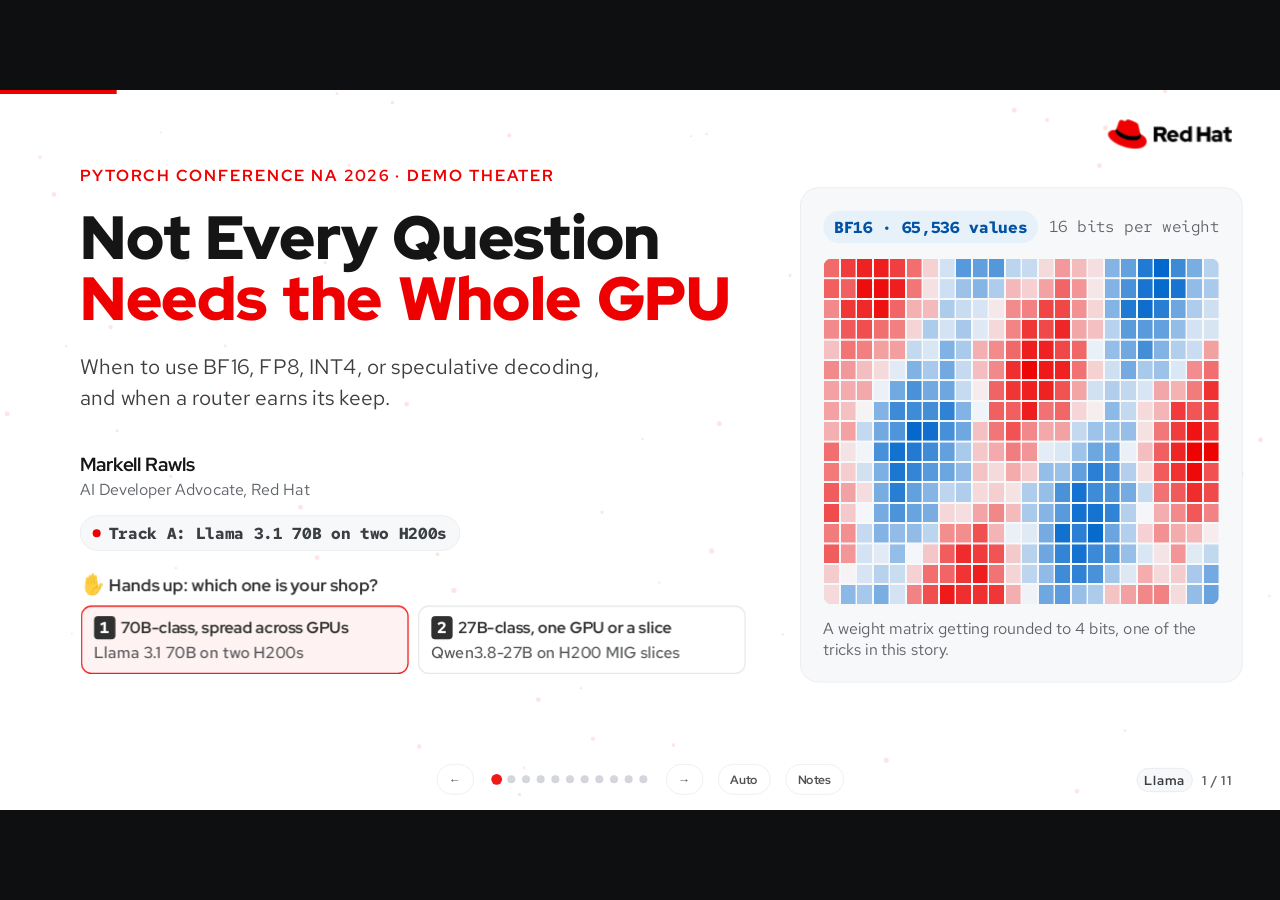
<file: index.html>
<!DOCTYPE html>
<html lang="en">
<head>
<meta charset="UTF-8">
<meta http-equiv="refresh" content="0; url=slides.html">
<title>Not Every Question Needs the Whole GPU</title>
</head>
<body><p><a href="slides.html">Open the slides</a></p></body>
</html>
</file>
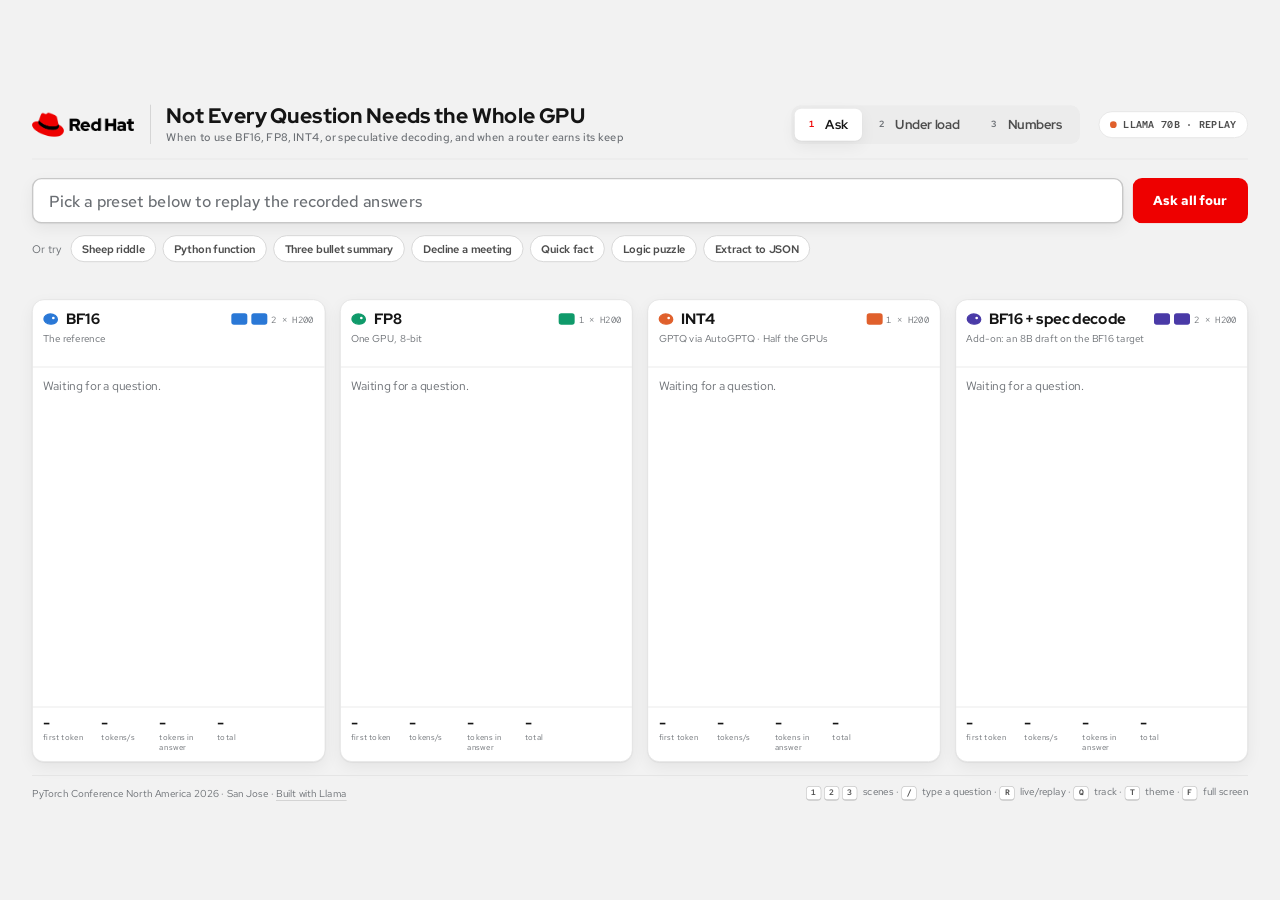
<file: demo/index.html>
<!DOCTYPE html>
<html lang="en">
<head>
    <meta charset="UTF-8">
    <meta name="viewport" content="width=device-width, initial-scale=1.0">
    <title>Not Every Question Needs the Whole GPU</title>
    <link rel="stylesheet" href="../static/css/base.css">
    <link rel="stylesheet" href="../static/css/presenter.css">
    <link rel="stylesheet" href="fonts.css">
</head>
<body class="presenter">
<div id="stage" class="stage">

    <header class="top">
        <div class="brand">
            <img src="../static/images/redhat-logo.png" alt="Red Hat" class="logo">
            <div class="brand-text">
                <h1>Not Every Question Needs the Whole GPU</h1>
                <p id="subtitle">When to use BF16, INT4, or speculative decoding, and when a router earns its keep</p>
            </div>
        </div>

        <nav class="tabs" role="tablist" aria-label="Scenes">
            <button class="tab is-active" role="tab" data-scene="ask"><kbd>1</kbd>Ask</button>
            <button class="tab" role="tab" data-scene="load"><kbd>2</kbd>Under load</button>
            <button class="tab" role="tab" data-scene="numbers"><kbd>3</kbd>Numbers</button>
        </nav>

        <div class="controls">
            <span class="mode" id="modeBadge"><i></i><span>Connecting</span></span>
        </div>
    </header>

    <!-- ask -->
    <section class="scene is-active" id="scene-ask" data-scene="ask">
        <form class="ask-bar" id="askForm" autocomplete="off">
            <input id="askInput" type="text" maxlength="2000" placeholder="Type a question from the room and press Enter" aria-label="Question">
            <button class="btn btn-primary" type="submit" id="askAll">Ask all</button>
        </form>
        <div class="ask-meta">
            <div class="presets" id="presets">
                <span class="presets-label">Or try</span>
            </div>
            <p class="router" id="router" hidden></p>
        </div>
        <div class="ask-grid" id="askGrid"></div>
    </section>

    <!-- load -->
    <section class="scene" id="scene-load" data-scene="load">
        <div class="numbers-head">
            <div>
                <h2 class="scene-title">What happens when the questions pile up</h2>
                <p class="scene-sub" id="loadSetup"></p>
            </div>
            <button class="btn btn-primary" id="loadPlay" type="button">Play the load run</button>
        </div>
        <div class="load-stage" id="loadStage"></div>
        <p class="takeaway-big" id="loadResult"></p>
    </section>

    <!-- numbers -->
    <section class="scene" id="scene-numbers" data-scene="numbers">
        <div class="numbers-head">
            <h2 class="scene-title">What each setup gets you</h2>
            <p class="scene-sub" id="benchNote"></p>
        </div>
        <div class="money-grid" id="moneyGrid"></div>
        <p class="takeaway-big" id="takeaway"></p>
        <div class="router-strip" id="routerStrip"></div>
        <p class="router-note" id="routerNote"></p>
        <p class="numbers-foot" id="numbersFoot"></p>
    </section>

    <footer class="bottom">
        <span id="footLeft">PyTorch Conference North America 2026 · San Jose · <a id="footLicense" href="https://github.com/meta-llama/llama-models/blob/main/models/llama3_1/LICENSE" target="_blank" rel="noopener">Built with Llama</a></span>
        <span id="footRight"><span id="footKeys"><kbd>1</kbd><kbd>2</kbd><kbd>3</kbd></span> scenes · <kbd>/</kbd> type a question · <kbd>R</kbd> live/replay · <kbd>Q</kbd> track · <kbd>T</kbd> theme · <kbd>F</kbd> full screen</span>
    </footer>
</div>

<script>
    window.DEMO_STATIC = { track: new URLSearchParams(location.search).get('track') || 'llama' };
</script>
<script src="data/llama.js"></script>
<script src="data/qwen.js"></script>
<script src="../static/js/presenter.js"></script>
</body>
</html>
</file>
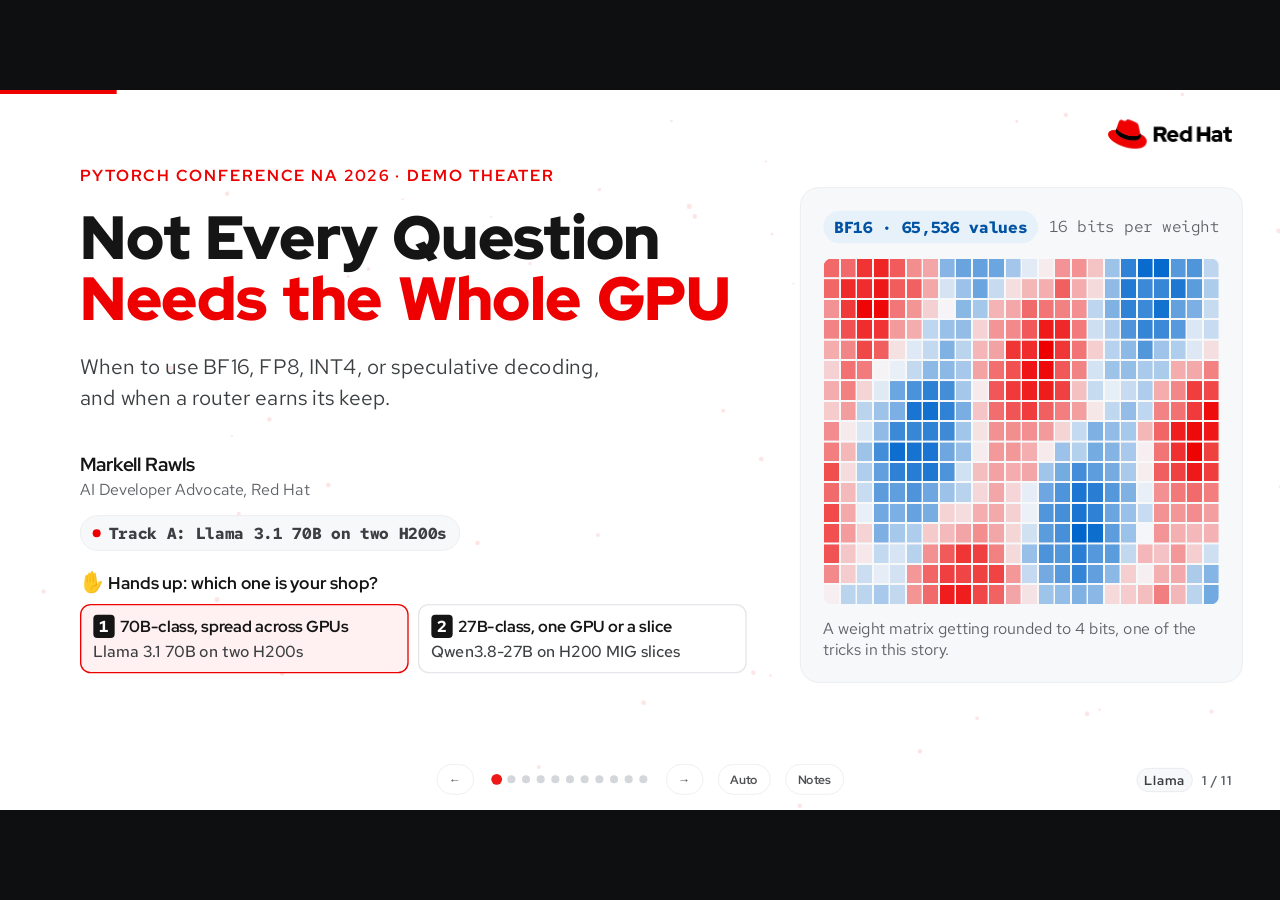
<file: slides.html>
<!DOCTYPE html>
<html lang="en">
<head>
<meta charset="UTF-8">
<meta name="viewport" content="width=device-width, initial-scale=1.0">
<title>Not Every Question Needs the Whole GPU | PyTorch Conference 2026</title>
<style>
/* Red Hat fonts bundled in static/fonts (SIL OFL 1.1) so the deck renders fully offline */
@font-face { font-family: 'RH Display'; src: url('static/fonts/RedHatDisplay-VF.woff2') format('woff2'); font-weight: 300 900; font-display: block; }
@font-face { font-family: 'RH Text'; src: url('static/fonts/RedHatText-VF.woff2') format('woff2'); font-weight: 300 700; font-display: block; }
@font-face { font-family: 'RH Mono'; src: url('static/fonts/RedHatMono-VF.woff2') format('woff2'); font-weight: 300 700; font-display: block; }
:root {
  --bg: #ffffff;
  --bg-soft: #f7f8fa;
  --ink: #151515;
  --ink-2: #3c3f42;
  --ink-3: #5f6368;
  --line: #e4e6e9;
  --red: #ee0000;
  --red-dk: #a60000;
  --red-tint: #fff1f1;

  /* one color per variant, used everywhere (fill for bars, text for labels) */
  --bf16: #0066cc;     --bf16-tx: #0052a3;   --bf16-tint: #e7f1fa;
  --int4: #f0ab00;     --int4-tx: #7a5700;   --int4-tint: #fdf4dc;
  --spec: #5e40be;     --spec-tx: #4a2fa6;   --spec-tint: #efebfa;
  --fp8:  #009596;     --fp8-tx:  #005f60;   --fp8-tint:  #e1f4f4;
  --ok: #2e7d32;       --ok-tint: #e8f3e8;
  --bad: #c9190b;      --bad-tint: #fdecea;

  --display: 'RH Display', 'Red Hat Display', 'Helvetica Neue', Arial, sans-serif;
  --text: 'RH Text', 'Red Hat Text', 'Helvetica Neue', Arial, sans-serif;
  --mono: 'RH Mono', 'Red Hat Mono', 'SF Mono', Menlo, Consolas, monospace;
  --ease: cubic-bezier(.22,.8,.26,1);
}
*, *::before, *::after { margin: 0; padding: 0; box-sizing: border-box; }
html, body { width: 100%; height: 100%; overflow: hidden; background: #0e0f11; }
body { font-family: var(--text); color: var(--ink); -webkit-font-smoothing: antialiased; }
/* Variant colors: one class sets the fill, text, and tint for a card, bar, beat, or router lane */
.v-bf16 { --c: var(--bf16); --ct: var(--bf16-tx); --tint: var(--bf16-tint); }
.v-fp8  { --c: var(--fp8);  --ct: var(--fp8-tx);  --tint: var(--fp8-tint); }
.v-int4 { --c: var(--int4); --ct: var(--int4-tx); --tint: var(--int4-tint); }
.v-spec { --c: var(--spec); --ct: var(--spec-tx); --tint: var(--spec-tint); }
.v-red  { --c: var(--red); }
/* Tracks: the stage carries data-track, and a block tagged for the other track is hidden */
.stage[data-track="llama"] [data-track="qwen"], .stage[data-track="qwen"] [data-track="llama"] { display: none !important; }
/* Pending: a Qwen number that has no raw file yet; the box stays until the data lands */
.pending { position: relative; outline: 3px dashed #d9534f; outline-offset: 6px; border-radius: 6px; }
.pending::after { content: attr(data-pending); position: absolute; top: -20px; right: -6px; background: #d9534f; color: #fff; font: 700 15px/1 var(--mono); letter-spacing: .5px; padding: 5px 8px; border-radius: 4px; white-space: nowrap; z-index: 5; }
/* give a badge room when the pending text sits right under a label or another pending line */
.kv2 span:has(+ .pending) { margin-bottom: 20px; }
.kv2 .pending + .caveat.pending { margin-top: 24px; }
.pts li .pending { display: block; margin-top: 10px; }
/* Stage: authored at 1920x1080, scaled to fit any screen so nothing ever clips */
.stage {
  position: absolute; left: 50%; top: 50%;
  width: 1920px; height: 1080px;
  transform: translate(-50%, -50%) scale(var(--scale, 1));
  transform-origin: center center;
  background: var(--bg); overflow: hidden;
}
canvas#ambient { position: absolute; inset: 0; width: 1920px; height: 1080px; z-index: 0; pointer-events: none; }
.progress { position: absolute; top: 0; left: 0; height: 6px; background: var(--red); z-index: 20; transition: width .6s var(--ease); }
.logo { position: absolute; top: 44px; right: 72px; height: 44px; z-index: 20; }
/* Slides */
.slide {
  position: absolute; inset: 0; z-index: 1;
  padding: 104px 120px 150px;
  display: flex; flex-direction: column; justify-content: center;
  opacity: 0; visibility: hidden; transform: translateX(60px);
  transition: opacity .55s var(--ease), transform .55s var(--ease), visibility 0s linear .55s;
}
.slide.active { opacity: 1; visibility: visible; transform: none; transition: opacity .55s var(--ease), transform .55s var(--ease); }
.slide.past { transform: translateX(-60px); }
.rise { opacity: 0; transform: translateY(24px); transition: opacity .6s var(--ease), transform .6s var(--ease); transition-delay: 0s; }
.slide.active .rise { opacity: 1; transform: none; transition-delay: calc(var(--d, 0) * 110ms + 120ms); }
/* Type */
h1, h2 { word-spacing: .08em; }
.kicker { font-family: var(--display); font-weight: 700; font-size: 24px; letter-spacing: 3px; text-transform: uppercase; color: var(--red); margin-bottom: 22px; }
.kicker .n { color: var(--ink-3); margin-right: 14px; }
h1 { font-family: var(--display); font-weight: 900; font-size: 104px; line-height: 1.0; letter-spacing: -1.5px; }
h2 { font-family: var(--display); font-weight: 700; font-size: 60px; line-height: 1.12; letter-spacing: -0.8px; max-width: 1560px; }
.lead { font-size: 32px; line-height: 1.45; color: var(--ink-2); max-width: 1300px; margin-top: 24px; }
.body { font-size: 26px; line-height: 1.5; color: var(--ink-2); }
.foot { font-family: var(--mono); font-size: 24px; color: var(--ink-3); letter-spacing: .2px; line-height: 1.5; }
.mono { font-family: var(--mono); }
.hl { color: var(--red); }
.t-bf16 { color: var(--bf16-tx); }
.t-int4 { color: var(--int4-tx); }
.t-fp8 { color: var(--fp8-tx); }
/* Nav bar */
.nav {
  position: absolute; left: 0; right: 0; bottom: 0; height: 92px; z-index: 30;
  display: flex; align-items: center; justify-content: center; gap: 22px;
  opacity: .9; transition: opacity .3s;
}
.nav.hidden { opacity: 0; pointer-events: none; }
.nav button { font: 700 18px var(--display); color: var(--ink-2); background: #fff; border: 1.5px solid var(--line); border-radius: 999px; height: 46px; min-width: 46px; padding: 0 18px; cursor: pointer; transition: border-color .2s, color .2s, background .2s; }
.nav button:hover { border-color: var(--ink-3); color: var(--ink); }
.nav button.on { background: var(--ink); color: #fff; border-color: var(--ink); }
.dots { display: flex; align-items: center; gap: 10px; padding: 0 6px; }
.nav .dot { width: 12px; height: 12px; min-width: 0; padding: 0; border-radius: 50%; background: #cfd2d6; cursor: pointer; transition: transform .25s, background .25s; border: none; }
.nav .dot:hover { background: var(--ink-3); }
.nav .dot.backup { border-radius: 3px; width: 10px; height: 10px; background: #e2e4e7; }
.nav .dot.on { background: var(--red); transform: scale(1.35); }
.counter { position: absolute; right: 72px; bottom: 32px; font: 700 20px var(--display); color: var(--ink-3); z-index: 30; letter-spacing: 1px; }
.counter .trk { margin-right: 14px; padding: 4px 10px; border-radius: 999px; background: var(--bg-soft); border: 1.5px solid var(--line); color: var(--ink-2); }
.counter .trk.pend { background: #fdecea; border-color: #d9534f; color: #a60000; }
/* Notes overlay (N) and blackout (B) */
.notes {
  position: absolute; left: 120px; right: 120px; bottom: 110px; z-index: 40;
  background: #151515; color: #f2f2f2; box-shadow: 0 30px 80px -20px rgba(0,0,0,.5); border-radius: 16px; padding: 28px 34px;
  font-size: 24px; line-height: 1.5; max-height: 420px; overflow: auto; display: none;
}
.notes.show { display: block; }
.notes b { color: #ff8a8a; font: 700 16px var(--mono); letter-spacing: 1.5px; display: block; margin-bottom: 8px; }
.blackout { position: absolute; inset: 0; background: #000; z-index: 50; display: none; }
.blackout.show { display: block; }

/* Slide 1, title */
.hero { display: grid; grid-template-columns: 1000px 1fr; gap: 80px; align-items: center; }
.hero .kicker { margin-bottom: 30px; }
.hero h1 .accent { color: var(--red); }
.hero .title-h1 { font-size: 92px; }
.hero .lead { font-size: 32px; max-width: 820px; margin-top: 34px; }
.byline { margin-top: 56px; font-size: 24px; color: var(--ink-3); line-height: 1.45; }
.byline strong { color: var(--ink); font-family: var(--display); font-size: 28px; display: block; }
.track-line { margin-top: 22px; display: inline-flex; align-items: center; gap: 12px; font: 700 24px var(--mono); color: var(--ink-2); border: 1.5px solid var(--line); background: var(--bg-soft); padding: 10px 18px; border-radius: 999px; letter-spacing: .5px; }
.track-line i { width: 12px; height: 12px; border-radius: 50%; background: var(--red); }
.chooser { margin-top: 30px; }
.chooser .q { font: 700 26px var(--display); color: var(--ink); margin-bottom: 14px; }
.chooser .q .emo { font-size: 30px; }
.chooser .opts2 { display: grid; grid-template-columns: 1fr 1fr; gap: 14px; }
.chooser button { text-align: left; background: #fff; border: 2px solid var(--line); border-radius: 16px; padding: 14px 18px; cursor: pointer; font: 500 24px/1.35 var(--text); color: var(--ink-2); transition: border-color .2s, background .2s; }
.chooser button b { display: block; font: 700 24px var(--display); color: var(--ink); margin-bottom: 4px; }
.chooser button kbd { display: inline-block; font: 700 24px var(--mono); background: var(--ink); color: #fff; border-radius: 6px; padding: 2px 9px; margin-right: 8px; }
.chooser button.on { border-color: var(--red); background: var(--red-tint); }
.chooser .msg { margin-top: 12px; font: 500 24px var(--text); color: #d9534f; min-height: 34px; }
.quant-panel { background: var(--bg-soft); border: 1.5px solid var(--line); border-radius: 28px; padding: 34px; position: relative; }
.quant-panel canvas { display: block; width: 100%; height: 520px; border-radius: 14px; }
.quant-head { display: flex; justify-content: space-between; align-items: center; gap: 16px; margin-bottom: 22px; }
.quant-head .foot { white-space: nowrap; }
.chip { white-space: nowrap; font: 700 24px var(--mono); padding: 9px 16px; border-radius: 999px; letter-spacing: .5px; transition: background .5s, color .5s; }
.chip.bf16 { background: var(--bf16-tint); color: var(--bf16-tx); }
.chip.int4 { background: var(--int4-tint); color: var(--int4-tx); }
.quant-cap { margin-top: 20px; font-size: 24px; color: var(--ink-3); }

/* Slide 3, the story */
.people { display: grid; grid-template-columns: repeat(3, 1fr); gap: 28px; margin-top: 40px; }
.person { display: grid; grid-template-columns: 72px 1fr; gap: 18px; align-items: center; border: 1.5px solid var(--line); border-radius: 20px; padding: 20px 24px; background: #fff; }
.person .av { width: 72px; height: 72px; border-radius: 18px; display: flex; align-items: center; justify-content: center; font-size: 40px; background: var(--tint); }
.person .nm { font: 700 28px var(--display); }
.person .nm small { font: 500 24px var(--text); color: var(--ink-3); margin-left: 8px; }
.person p { font-size: 24px; line-height: 1.4; color: var(--ink-2); margin-top: 4px; }
.journey { display: grid; grid-template-columns: repeat(5, 1fr); gap: 0; margin-top: 44px; position: relative; }
.beat:not(:last-child)::after { content: ''; position: absolute; top: 38px; left: calc(50% + 48px); right: calc(-50% + 48px); height: 4px; background: repeating-linear-gradient(90deg, var(--line) 0 14px, transparent 14px 24px); }
.beat { text-align: center; padding: 0 14px; position: relative; }
.beat .dot { width: 80px; height: 80px; border-radius: 50%; margin: 0 auto 18px; display: flex; align-items: center; justify-content: center; font-size: 38px; background: #fff; border: 3px solid var(--c, var(--line)); position: relative; z-index: 1; }
.beat .t { font: 700 25px/1.3 var(--display); color: var(--ink); }

/* Slide 4, meet Priya */
.two-col { display: grid; grid-template-columns: 1fr 520px; gap: 90px; align-items: end; margin-top: 64px; }
.two-col.people-col { grid-template-columns: 1fr 640px; align-items: center; margin-top: 50px; }
.gpus { display: grid; grid-template-columns: 1fr 1fr; gap: 36px; }
.gpu { border: 1.5px solid var(--line); border-radius: 22px; padding: 28px 30px; background: #fff; }
.gpu-top { display: flex; justify-content: space-between; align-items: baseline; margin-bottom: 20px; }
.gpu-name { font: 700 28px var(--display); }
.gpu-cap { font: 500 24px var(--mono); color: var(--ink-3); }
.mem { height: 64px; border-radius: 12px; background: var(--bg-soft); position: relative; overflow: hidden; border: 1.5px solid var(--line); }
.mem .w { position: absolute; left: 0; top: 0; bottom: 0; width: 0; background: var(--bf16); transition: width 1.2s var(--ease) .5s; }
.mem .kv { position: absolute; top: 0; bottom: 0; width: 0; background: repeating-linear-gradient(135deg, #cfe3f6 0 10px, #e7f1fa 10px 20px); transition: width 1.2s var(--ease) 1.2s; }
.mem-legend { display: flex; justify-content: space-between; margin-top: 14px; font-size: 24px; color: var(--ink-3); }
.mem-legend b { color: var(--ink); font-family: var(--mono); font-weight: 700; }
.kv { display: flex; justify-content: space-between; align-items: baseline; padding: 13px 0; border-bottom: 1.5px solid var(--line); font-size: 22px; color: var(--ink-2); }
.kv b { font: 700 22px var(--mono); color: var(--ink); }
.dm { background: #fff; border: 1.5px solid var(--line); border-radius: 22px; box-shadow: 0 30px 60px -32px rgba(0,0,0,.28); overflow: hidden; }
.dm-bar { display: flex; align-items: center; gap: 12px; padding: 16px 24px; background: var(--bg-soft); border-bottom: 1.5px solid var(--line); font: 700 24px var(--mono); color: var(--ink-3); }
.dm-bar i { width: 11px; height: 11px; border-radius: 50%; background: #3e8635; }
.dm-msg { display: grid; grid-template-columns: 56px 1fr; gap: 16px; padding: 24px 26px 8px; }
.dm-av { width: 56px; height: 56px; border-radius: 14px; display: flex; align-items: center; justify-content: center; font-size: 30px; background: #fdf4dc; }
.dm-name { font: 700 26px var(--display); color: var(--ink); }
.dm-name small { font: 500 24px var(--text); color: var(--ink-3); margin-left: 10px; }
.dm-text { font-size: 26px; line-height: 1.45; color: var(--ink); margin-top: 4px; }
.dm-text b { font-family: var(--display); }
.dm-typing { padding: 4px 26px 22px 98px; font-size: 24px; color: var(--ink-3); font-style: italic; }
.aside { margin-top: 18px; font-size: 26px; color: var(--ink-3); font-style: italic; }
.popular { margin-top: 26px; display: flex; align-items: center; gap: 18px; font-size: 24px; color: var(--ink-2); }
.popular .emo { font-size: 30px; }
.popular b { font-family: var(--display); color: var(--ink); }
.reps { display: flex; gap: 8px; }
.reps i { width: 30px; height: 30px; border-radius: 7px; background: var(--bf16-tint); border: 2px solid var(--bf16); }

/* Slide 5, she quantizes */
.size-chart { margin-top: 70px; position: relative; padding-right: 60px; }
.size-row { display: grid; grid-template-columns: 300px 1fr; align-items: center; gap: 30px; height: 118px; }
.size-lab .nm { font: 700 34px var(--display); }
.size-lab .bp { font: 500 24px var(--mono); color: var(--ink-3); margin-top: 4px; }
.size-track { position: relative; height: 70px; }
.size-bar { background: var(--c); position: absolute; left: 0; top: 0; bottom: 0; width: 0; border-radius: 10px; transition: width 1.1s var(--ease); display: flex; align-items: center; }
.size-bar .val { position: absolute; left: calc(100% + 18px); white-space: nowrap; font: 700 30px var(--display); background: #fff; padding: 4px 10px 4px 0; z-index: 3; }
.size-bar .val small { font: 500 24px var(--text); color: var(--ink-3); margin-left: 10px; }
.h200-line { position: absolute; top: -34px; bottom: -10px; border-left: 3px dashed var(--ink); z-index: 2; }
.h200-line span { position: absolute; top: -8px; left: 12px; white-space: nowrap; font: 700 24px var(--mono); color: var(--ink); background: #fff; padding: 2px 6px; }
.size-note { display: flex; justify-content: space-between; gap: 40px; align-items: flex-end; margin-top: 44px; }
.size-note .body { max-width: 1000px; font-size: 28px; }

/* Slide 6, the ticket */
.ticket { background: #fff; border: 1.5px solid var(--line); border-radius: 22px; box-shadow: 0 30px 60px -30px rgba(0,0,0,.25); overflow: hidden; transform: rotate(-1.2deg); }
.ticket-bar { display: flex; justify-content: space-between; align-items: center; padding: 20px 30px; background: var(--bg-soft); border-bottom: 1.5px solid var(--line); }
.ticket-id { font: 700 24px var(--mono); color: var(--ink-2); }
.prio { font: 700 24px var(--mono); color: var(--bad); background: var(--bad-tint); padding: 6px 12px; border-radius: 6px; letter-spacing: .5px; }
.ticket-body { padding: 30px 34px 36px; }
.ticket-q { font: 500 36px/1.35 var(--display); color: var(--ink); }
.ticket-sub { margin-top: 22px; font: 500 24px var(--mono); color: var(--ink-3); }
@keyframes wave { 0%,100% { transform: rotate(0); } 20% { transform: rotate(14deg); } 40% { transform: rotate(-8deg); } 60% { transform: rotate(12deg); } 80% { transform: rotate(-4deg); } }
.ticket-solo { width: 1240px; margin: 10px auto 0; }
.ticket-solo, .slide.active .ticket-solo.rise { transform: none; }
.ticket-solo .ticket-q { font-size: 44px; }
.ticket-solo .ticket-id { font-size: 24px; }
.kicker.kicker-center { display: block; text-align: center; }
.hands-q { text-align: center; font-size: 50px; margin: 60px auto 0; max-width: 1720px; }

/* Slide 7, the options */
.cards3 { display: grid; grid-template-columns: repeat(3, 1fr); gap: 34px; margin-top: 30px; }
.cards3 .vcard { padding: 22px 28px 18px; }
.cards3 .vcard h3 { font-size: 32px; }
.cards3 .kv2 { padding: 10px 0; }
.cards3 .chips-row { margin: 14px 0 12px; }
.cards4 { grid-template-columns: repeat(4, 1fr); gap: 24px; }
.cards4 .vcard { padding: 24px 24px 14px; }
.cards4 .kv2 { padding: 13px 0; }
.cards4 .vcard h3 { font-size: 32px; }
.cards4 .chips-row { margin: 20px 0 16px; }
.vcard { background: #fff; border: 1.5px solid var(--line); border-radius: 22px; padding: 30px 32px 30px; position: relative; overflow: hidden; display: flex; flex-direction: column; }
.vcard::before { content: ''; position: absolute; left: 0; top: 0; right: 0; height: 8px; background: var(--c); }
.vcard h3 { font: 700 34px var(--display); color: var(--ct); }
.vcard .sub { font: 500 24px var(--mono); color: var(--ink-3); margin-top: 6px; letter-spacing: .3px; }
.chips-row { display: flex; gap: 14px; margin: 26px 0 22px; height: 96px; align-items: center; }
.gchip { width: 96px; height: 96px; border-radius: 14px; background: var(--tint); border: 2px solid var(--c); position: relative; display: flex; align-items: center; justify-content: center; font: 700 24px var(--mono); color: var(--ct); }
.gchip::before, .gchip::after { content: ''; position: absolute; left: 14px; right: 14px; height: 6px; background: repeating-linear-gradient(90deg, var(--c) 0 6px, transparent 6px 12px); opacity: .6; }
.gchip::before { top: -9px; }
.gchip::after { bottom: -9px; }
.gchip.slice { height: 60px; font-size: 24px; }
.gchip.slice::before, .gchip.slice::after { display: none; }
.kv-rows { border-top: 1.5px solid var(--line); }
.opts { margin-top: 44px; }
.gcount { font: 700 24px var(--display); color: var(--ct); margin-left: 10px; }
.kv2 { padding: 16px 0; border-bottom: 1.5px solid var(--line); }
.kv2 span { display: block; font: 700 24px var(--mono); letter-spacing: 1.2px; text-transform: uppercase; color: var(--ink-3); margin-bottom: 6px; }
.kv2 b { font: 700 27px/1.3 var(--display); color: var(--ink); }
.kv2:last-child { border-bottom: none; }
.caveat { display: block; margin-top: 8px; font: italic 400 24px/1.4 var(--text); color: var(--ink-3); }

/* Slide 8, let's find out */
.center { align-items: center; text-align: center; }
.findout h1 { font-size: 150px; letter-spacing: -3px; }
.findout .emo-xl { font-size: 120px; }
.findout .lead { margin: 30px auto 0; text-align: center; max-width: 1640px; }
.live-pill { margin-top: 56px; display: inline-flex; align-items: center; gap: 14px; font: 700 24px var(--mono); color: var(--ink-2); border: 1.5px solid var(--line); padding: 14px 24px; border-radius: 999px; letter-spacing: 1px; }
.live-pill i { width: 14px; height: 14px; border-radius: 50%; background: var(--red); box-shadow: 0 0 0 0 rgba(238,0,0,.5); animation: pulse 1.6s infinite; }
@keyframes pulse { 0% { box-shadow: 0 0 0 0 rgba(238,0,0,.5); } 70% { box-shadow: 0 0 0 16px rgba(238,0,0,0); } 100% { box-shadow: 0 0 0 0 rgba(238,0,0,0); } }

/* Slide 9, the router */
.router { display: grid; grid-template-columns: 1fr 90px 330px 90px 1.15fr; align-items: stretch; margin-top: 40px; }
.rcol { display: grid; gap: 12px; }
.req, .dest { border: 1.5px solid var(--line); border-radius: 14px; padding: 14px 18px; background: #fff; display: flex; align-items: center; gap: 14px; min-height: 72px; }
.req .emo { font-size: 30px; }
.req .w { font: 700 23px/1.3 var(--display); }
.req .w small { display: block; font: 400 20px var(--text); color: var(--ink-3); margin-top: 2px; }
.dest { border-left: 8px solid var(--c); }
.dest h3 { font: 700 24px var(--display); color: var(--ct); min-width: 140px; }
.dest p { font: 500 20px/1.35 var(--mono); color: var(--ink-2); }
.hub { border-radius: 24px; background: var(--ink); color: #fff; display: flex; flex-direction: column; align-items: center; justify-content: center; text-align: center; padding: 26px; }
.hub .emo { font-size: 56px; }
.hub h3 { font: 900 38px var(--display); margin-top: 10px; }
.hub p { font-size: 24px; line-height: 1.45; color: #c9ccd1; margin-top: 10px; }
.wires { display: grid; gap: 12px; }
.wires svg { width: 100%; height: 72px; }
.wires path { stroke: var(--ink-3); stroke-width: 3; fill: none; stroke-dasharray: 120; stroke-dashoffset: 120; transition: stroke-dashoffset .7s var(--ease); }
.slide.active .wires path { stroke-dashoffset: 0; transition-delay: calc(var(--d, 0) * 110ms + 450ms); }
.moral { margin-top: 22px; font-size: 25px; line-height: 1.5; color: var(--ink-2); max-width: 1600px; }
.acc-line { margin-top: 8px; font-size: 24px; font-weight: 600; color: var(--ink-2); text-align: center; }
.addon-bar { margin-top: 10px; padding: 10px 22px; border-radius: 10px; border: 2px solid var(--c, var(--spec)); background: var(--tint, var(--spec-tint)); display: flex; align-items: center; gap: 12px; font-size: 22px; line-height: 1.3; color: var(--ink-1); }
.addon-bar .emo { font-size: 24px; }
.addon-bar b { font-weight: 700; }
.models { list-style: none; padding: 0; margin: 36px 0 0; display: grid; gap: 18px; }
.models li { display: grid; grid-template-columns: 220px 1fr; align-items: baseline; font-size: 28px; }
.models li b { color: var(--ink-1, inherit); }
.models-foot { margin-top: 40px; font-size: 24px; color: var(--ink-3); }
.plugs { margin-top: 26px; display: flex; align-items: center; gap: 22px; padding: 16px 24px; border: 1.5px dashed #c9ccd1; border-radius: 16px; }
.plugs .lab { font: 700 24px var(--display); color: var(--ink-2); white-space: nowrap; }
.plugs .chipset { display: flex; flex-wrap: wrap; gap: 10px; }
.plugs .chipset span { font: 500 24px var(--mono); color: var(--ink-2); background: var(--bg-soft); border: 1.5px solid var(--line); border-radius: 999px; padding: 6px 14px; }

/* Slide 10, wrap-up */
.wrap { display: grid; grid-template-columns: 1.2fr 1fr; gap: 34px; margin-top: 36px; align-items: start; }
.wrap h3 { font: 700 26px var(--display); margin-bottom: 16px; display: flex; gap: 10px; align-items: center; }
.pts { list-style: none; counter-reset: p; display: grid; gap: 16px; }
.pts li { counter-increment: p; display: grid; grid-template-columns: 44px 1fr; gap: 12px; font-size: 25px; line-height: 1.45; color: var(--ink-2); }
.pts li::before { content: counter(p); width: 40px; height: 40px; border-radius: 50%; background: var(--red-tint); color: var(--red); font: 900 20px var(--display); display: flex; align-items: center; justify-content: center; }
.pts b { color: var(--ink); font-family: var(--display); }
.think { margin-top: -24px; background: var(--bg-soft); border: 1.5px solid var(--line); border-radius: 20px; padding: 24px 26px; }
.think ul { list-style: none; display: grid; gap: 14px; }
.think li { font-size: 24px; line-height: 1.45; color: var(--ink-2); padding-left: 26px; position: relative; }
.think li::before { content: '?'; position: absolute; left: 0; font: 900 20px var(--display); color: var(--red); }
.wrap-link { margin-top: 34px; display: flex; align-items: center; gap: 16px; font-size: 24px; color: var(--ink-2); padding: 18px 24px; border: 1.5px dashed #c9ccd1; border-radius: 16px; }
.wrap-link .mono { font-size: 24px; color: var(--ink); white-space: nowrap; }
.wrap-link b { font-family: var(--display); color: var(--ink); }

/* Slide 11, close */
.qr { background: #fff; border: 1.5px solid var(--line); border-radius: 24px; padding: 34px; box-shadow: 0 30px 60px -34px rgba(0,0,0,.3); }
.qr svg { width: 100%; height: auto; display: block; }
.qr p { text-align: center; margin-top: 18px; font: 700 24px var(--mono); color: var(--ink-3); letter-spacing: 1px; }
.close-grid { display: grid; grid-template-columns: 1fr 460px; gap: 100px; align-items: center; }
.close-grid .emo-lg { font-size: 60px; }
.close-grid h1 { font-size: 68px; line-height: 1.04; letter-spacing: -1.5px; }
.close-list { margin-top: 38px; display: grid; gap: 16px; }
.close-list div { display: grid; grid-template-columns: 44px 1fr; align-items: baseline; font-size: 26px; line-height: 1.45; color: var(--ink-2); }
.close-list .emo { font-size: 28px; }
.close-list b { color: var(--ink); font-family: var(--display); }
.close-list .mono { font-size: 24px; color: var(--ink); }
.thanks { margin-top: 40px; font: 700 30px var(--display); }
.thanks small { display: block; font: 500 24px var(--text); color: var(--ink-3); margin-top: 6px; }

/* Shared: emoji, click reveals */
.emo { font-family: 'Apple Color Emoji', 'Segoe UI Emoji', 'Noto Color Emoji', sans-serif; font-weight: 400; letter-spacing: 0; }
.step { opacity: 0; transform: translateY(18px) scale(.98); transition: opacity .5s var(--ease), transform .5s var(--ease); }
.step.shown { opacity: 1; transform: none; }
.shout { margin-top: 26px; font: 700 30px var(--display); color: var(--ink); text-align: center; }
.shout .emo { font-size: 34px; }
</style>
</head>
<body>

<div class="stage" id="stage">
<canvas id="ambient" width="1920" height="1080"></canvas>
<div class="progress" id="progress"></div>
<img class="logo" src="static/images/redhat-logo.png" alt="Red Hat">

<!-- 1. Title -->
<section class="slide active" data-color="red" data-dot="main">
  <div class="hero">
    <div>
      <div class="kicker rise">PyTorch Conference NA 2026 &middot; Demo Theater</div>
      <h1 class="rise title-h1" style="--d:1" id="titleH1">Not Every Question<br><span class="accent">Needs the Whole GPU</span></h1>
      <p class="lead rise" style="--d:2">When to use BF16, FP8, INT4, or speculative decoding, and when a router earns its keep.</p>
      <div class="byline rise" style="--d:3"><strong>Markell Rawls</strong>AI Developer Advocate, Red Hat</div>
      <div class="rise" style="--d:4"><span class="track-line"><i></i><span data-t="trackLine">Track A: Llama 3.1 70B on two H200s</span></span></div>
      <div class="chooser step" id="chooser">
        <div class="q"><span class="emo">✋</span> Hands up: which one is your shop?</div>
        <div class="opts2">
          <button data-track-pick="llama"><b><kbd>1</kbd>70B-class, spread across GPUs</b>Llama 3.1 70B on two H200s</button>
          <button data-track-pick="qwen"><b><kbd>2</kbd>27B-class, one GPU or a slice</b>Qwen3.8-27B on H200 MIG slices</button>
        </div>
        <div class="msg" id="chooserMsg"></div>
      </div>
    </div>
    <div class="quant-panel rise" style="--d:2">
      <div class="quant-head">
        <span class="chip bf16" id="qchip">BF16 &middot; 65,536 values</span>
        <span class="foot" id="qbits">16 bits per weight</span>
      </div>
      <canvas id="quantgrid" width="1440" height="1040"></canvas>
      <p class="quant-cap">A weight matrix getting rounded to 4 bits, one of the tricks in this story.</p>
    </div>
  </div>
</section>

<!-- 2. Talk goals -->
<section class="slide" data-color="gold" data-dot="main">
  <div class="kicker rise">Quantization Showdown?</div>
  <h2 class="rise" style="--d:1">This is a <span class="hl">toolbox tour</span>, not a shootout</h2>
  <div class="two-col" style="grid-template-columns: 1fr 1fr; gap: 60px; align-items: start; margin-top: 50px;">
    <div class="rise" style="--d:2">
      <h3 style="font: 700 30px var(--display); margin-bottom: 20px;">What you'll walk away with</h3>
      <ol class="pts">
        <li><span><b>When each option earns its spot</b> — BF16, FP8, INT4, and speculative decoding each solve a different problem</span></li>
        <li><span><b>How to measure the trade-off</b> — speed, memory, accuracy, and cost per token</span></li>
        <li><span><b>A live demo</b> — all four running the same question side by side</span></li>
      </ol>
    </div>
    <div class="think rise" style="--d:3; margin-top: 0;">
      <h3 style="font: 700 26px var(--display); display: flex; gap: 10px; align-items: center; margin-bottom: 16px;"><span class="emo">📖</span> How I'll show you</h3>
      <ul>
        <li>A story — three people, five chapters, one live demo</li>
        <li>Same model, same prompts, same hardware, different trade-offs</li>
        <li>One thing to keep in mind: a small accuracy drop compounds over thousands of tokens</li>
      </ul>
    </div>
  </div>
</section>

<!-- 3. The story -->
<section class="slide" data-color="purple" data-dot="main">
  <div class="kicker rise">The story</div>
  <h2 class="rise" style="--d:1">One model, one platform team, and a GPU bill that keeps growing</h2>
  <div class="people">
    <div class="person rise v-bf16" style="--d:2"><div class="av emo">👩🏽‍💻</div><div><div class="nm">Priya <small>platform team</small></div><p>Runs the model the whole company uses, and is a little naive about it</p></div></div>
    <div class="person rise v-spec" style="--d:3"><div class="av emo">🧑🏾‍🔬</div><div><div class="nm">Marcus <small>data science</small></div><p>Needs answers he can trust for deep analysis</p></div></div>
    <div class="person rise v-int4" style="--d:4"><div class="av emo">💼</div><div><div class="nm">Dana <small>finance</small></div><p>Watches the GPU bill, and has questions</p></div></div>
  </div>
  <div class="journey">
    <div class="beat step v-bf16"><div class="dot emo">🚀</div><div class="t" data-t="beat1">Priya ships a 70B at full precision</div></div>
    <div class="beat step v-bf16"><div class="dot emo">📈</div><div class="t">It gets popular, so she adds replicas</div></div>
    <div class="beat step v-int4"><div class="dot emo">🗜️</div><div class="t">The bill climbs, so she grabs the first fix</div></div>
    <div class="beat step v-red"><div class="dot emo">🎫</div><div class="t">Marcus thinks the answers got worse</div></div>
    <div class="beat step v-spec"><div class="dot emo">🔀</div><div class="t">She stops looking for one winner</div></div>
  </div>
</section>

<!-- 4. Meet Priya -->
<section class="slide" data-color="blue" data-dot="main">
  <div class="kicker rise"><span class="n">Chapter 1</span>Meet Priya <span class="emo">👩🏽‍💻</span></div>
  <h2 class="rise" style="--d:1" data-t="s3h2">Priya shipped Llama 3.1 70B at BF16, and the weights alone fill an entire H200.</h2>
  <div class="two-col people-col">
    <div class="rise" style="--d:2">
      <div class="gpus" data-track="llama">
        <div class="gpu">
          <div class="gpu-top"><span class="gpu-name">H200 #1</span><span class="gpu-cap">141 GB</span></div>
          <div class="mem"><div class="w" data-w="50"></div><div class="kv" data-l="50" data-w="40"></div></div>
          <div class="mem-legend"><span><b data-t="memWeights">70.6 GB</b> weights</span><span>KV cache</span></div>
        </div>
        <div class="gpu">
          <div class="gpu-top"><span class="gpu-name">H200 #2</span><span class="gpu-cap">141 GB</span></div>
          <div class="mem"><div class="w" data-w="50"></div><div class="kv" data-l="50" data-w="40"></div></div>
          <div class="mem-legend"><span><b data-t="memWeights">70.6 GB</b> weights</span><span>KV cache</span></div>
        </div>
      </div>
      <div class="gpus" data-track="qwen">
        <div class="gpu">
          <div class="gpu-top"><span class="gpu-name">H200</span><span class="gpu-cap">141 GB</span></div>
          <div class="mem"><div class="w" data-w="39"></div><div class="kv" data-l="39" data-w="55"></div></div>
          <div class="mem-legend"><span><b data-t="memWeights">55 GB</b> weights</span><span>KV cache, 72 GiB free</span></div>
        </div>
        <div class="gpu" style="opacity:.45">
          <div class="gpu-top"><span class="gpu-name">H200 #2</span><span class="gpu-cap">141 GB</span></div>
          <div class="mem"></div>
          <div class="mem-legend"><span>Not needed for one replica</span></div>
        </div>
      </div>
      <div class="popular"><span class="emo">📈</span><span>Then it got popular: <b>1 replica &rarr; 4</b>, so</span><span class="reps" data-track="llama"><i></i><i></i><i></i><i></i><i></i><i></i><i></i><i></i></span><span class="reps" data-track="qwen"><i></i><i></i><i></i><i></i></span><b data-t="repsLabel">8 H200s</b></div>
    </div>
    <div class="rise" style="--d:3">
      <div class="dm">
        <div class="dm-bar"><i></i>Direct message</div>
        <div class="dm-msg">
          <div class="dm-av emo">💼</div>
          <div><div class="dm-name">Dana <small>Finance &middot; 9:02 AM</small></div>
          <p class="dm-text">hey Priya, quick question <span class="emo">🙂</span> why did the chatbot go to <b data-count="5840" data-t-count="gpuHours">5,840</b> GPU-hours a month?</p></div>
        </div>
        <div class="dm-typing">Dana is typing a follow-up&hellip;</div>
      </div>
      <p class="aside">It is never a quick question.</p>
    </div>
  </div>
</section>

<!-- 5. She quantizes -->
<section class="slide" data-color="gold" data-dot="main">
  <div class="kicker rise"><span class="n">Chapter 2</span>The obvious fix <span class="emo">🗜️</span></div>
  <h2 class="rise" style="--d:1">Priya is a little naive, so she grabs <span class="hl">the first INT4 file she finds</span> and swaps it in.</h2>
  <div class="size-chart rise" style="--d:2" id="sizeChart">
    <div class="size-row">
      <div class="size-lab"><div class="nm t-bf16">BF16</div><div class="bp">2 bytes / weight</div></div>
      <div class="size-track"><div class="size-bar v-bf16" data-gb="141" data-t-gb="sizes.bf16"><span class="val t-bf16" data-t="sizeBf16">141 GB<small>needs 2 GPUs</small></span></div></div>
    </div>
    <div class="size-row">
      <div class="size-lab"><div class="nm t-fp8">FP8</div><div class="bp">1 byte / weight</div></div>
      <div class="size-track"><div class="size-bar v-fp8" data-gb="73" data-t-gb="sizes.fp8"><span class="val t-fp8" data-t="sizeFp8">~73 GB<small>fits on 1 GPU</small></span></div></div>
    </div>
    <div class="size-row">
      <div class="size-lab"><div class="nm t-int4">INT4</div><div class="bp">&frac12; byte + scales</div></div>
      <div class="size-track"><div class="size-bar v-int4" data-gb="41" data-t-gb="sizes.int4"><span class="val t-int4" data-t="sizeInt4">~41 GB<small>fits on 1 GPU</small></span></div></div>
    </div>
    <div class="h200-line" id="h200line" data-t-gb="sizes.line"><span data-t="sizeLine">one H200 = 141 GB</span></div>
  </div>
  <div class="size-note">
    <p class="body rise" style="--d:3" data-t="sizeBody">Four INT4 replicas need four H200s instead of eight, Dana replies with <span class="emo">🎉</span>, and Priya is a hero for about two weeks.</p>
    <p class="foot rise" style="--d:4" data-t="sizeFoot">Weights as loaded by vLLM. BF16 is 2 × 65.7 GiB, FP8 67.7 GiB, INT4 37.9 GiB</p>
  </div>
</section>

<!-- 6. The ticket -->
<section class="slide" data-color="red" data-dot="main">
  <div class="kicker rise kicker-center"><span class="n">Chapter 3</span>Two weeks later</div>
  <div class="ticket ticket-solo rise" style="--d:1">
    <div class="ticket-bar"><span class="ticket-id">SUP-4471 &middot; from Marcus on the data science team <span class="emo">😤</span></span><span class="prio">PRIORITY: HIGH</span></div>
    <div class="ticket-body">
      <p class="ticket-q">&ldquo;Did the model get worse? My analysis answers have felt off since the switch.&rdquo;</p>
      <p class="ticket-sub">Assigned to Priya &middot; 3 more like it this week</p>
    </div>
  </div>
  <h2 class="step hands-q"><span class="emo">✋</span> Who has quantized a model and then just <span class="hl">hoped the quality was fine?</span></h2>
</section>

<!-- 7. The options -->
<section class="slide" data-color="purple" data-dot="main">
  <div class="kicker rise"><span class="n">Chapter 4</span>The toolbox <span class="emo">🧰</span></div>
  <h2 class="rise" style="--d:1">Three precisions Priya can try, each one <span class="hl">solves a different problem</span></h2>
  <div class="cards3 opts">
    <div class="vcard step v-bf16">
      <h3><span class="emo">🔵</span> BF16</h3><div class="sub">THE BASELINE</div>
      <div class="chips-row" data-track="llama"><div class="gchip">H200</div><div class="gchip">H200</div><span class="gcount">2 H200s</span></div>
      <div class="chips-row" data-track="qwen"><div class="gchip">H200</div><span class="gcount">1 full H200</span></div>
      <div class="kv-rows">
        <div class="kv2"><span>Buys you</span><b>The reference answer</b></div>
        <div class="kv2"><span>Best for</span><b>Your hardest questions, until the others are tested on them</b></div>
      </div>
    </div>
    <div class="vcard step v-fp8">
      <h3><span class="emo">🟢</span> FP8</h3><div class="sub" data-t="fp8Sub">LLM COMPRESSOR, W8A8</div>
      <div class="chips-row" data-track="llama"><div class="gchip">H200</div><span class="gcount">1 H200</span></div>
      <div class="chips-row" data-track="qwen"><div class="gchip slice">71 GB</div><span class="gcount">1 slice, 2 per H200</span></div>
      <div class="kv-rows">
        <div class="kv2"><span>Buys you</span><b data-t="fp8Buys">BF16's speed and accuracy on one GPU</b><em class="caveat" data-t="fp8Caveat">Needs FP8 tensor cores (Ada, Hopper and newer)</em></div>
        <div class="kv2"><span>Best for</span><b data-t="fp8Best">Everyday traffic on H100 or H200</b></div>
      </div>
    </div>
    <div class="vcard step v-int4">
      <h3><span class="emo">🟡</span> INT4</h3><div class="sub" data-t="int4Sub">RED HAT W4A16, GPTQ</div>
      <div class="chips-row" data-track="llama"><div class="gchip">H200</div><span class="gcount">1 H200</span></div>
      <div class="chips-row" data-track="qwen"><div class="gchip slice">71 GB</div><span class="gcount">1 slice, 2 per H200</span></div>
      <div class="kv-rows">
        <div class="kv2"><span>Buys you</span><b data-t="int4Buys">Half of FP8's memory, at 89% of BF16's speed</b><em class="caveat" data-t="int4Caveat">44 vs 50 tokens a second for one request</em></div>
        <div class="kv2"><span>Best for</span><b data-t="int4Best">When 73 GB doesn't fit: 48 GB cards, or more room for KV cache</b></div>
      </div>
    </div>
  </div>
  <p class="acc-line step" data-t="accLine">No measurable quality loss: FP8 95.2% and INT4 95.1% against BF16's 94.8% on 1,319 GSM8K problems</p>
  <div class="addon-bar step v-spec">
    <span class="emo">🟣</span>
    <span>On top of BF16, she can enable <b data-t="specName">spec decode</b>: <span data-t="specBuys">about 1.25× faster answers, with BF16 quality</span>. Best for <span data-t="specBest">anyone waiting on the answer</span>.</span>
  </div>
</section>

<!-- 8. Let's find out -->
<section class="slide center findout" data-color="red" data-dot="main">
  <h1 class="rise">Let's find out. <span class="emo emo-xl">🚀</span></h1>
  <p class="lead rise" style="--d:1"><span class="emo">📣</span> Pick a question, and you'll see how every setup answered it.</p>
  <div class="rise" style="--d:2"><span class="live-pill"><i></i>RECORDED RUNS</span></div>
</section>

<!-- 9. Priya adds a router -->
<section class="slide" data-color="purple" data-dot="main">
  <div class="kicker rise"><span class="n">Chapter 5</span>How it ends <span class="emo">🔀</span></div>
  <h2 class="rise" style="--d:1">There wasn't one winner, so Priya <span class="hl">added a router</span></h2>
  <div class="router">
    <div class="rcol">
      <div class="req rise" style="--d:2"><span class="emo">💬</span><span class="w">Easy questions<small>most of the traffic</small></span></div>
      <div class="req rise" style="--d:3"><span class="emo">📄</span><span class="w" data-track="qwen">Long contexts<small>large prompts, needs KV cache room</small></span><span class="w" data-track="llama">Memory is tight<small>48 GB cards, or more KV cache room</small></span></div>
      <div class="req rise" style="--d:4"><span class="emo">🧠</span><span class="w">The hardest questions<small>until the others are tested on them</small></span></div>
      <div class="req rise" style="--d:5"><span class="emo">⚡</span><span class="w">Someone's waiting<small>long answers, needs speed</small></span></div>
    </div>
    <div class="wires" style="--d:5"><svg viewBox="0 0 90 96"><path d="M4 48h74m-12-10 12 10-12 10"/></svg><svg viewBox="0 0 90 96"><path d="M4 48h74m-12-10 12 10-12 10"/></svg><svg viewBox="0 0 90 96"><path d="M4 48h74m-12-10 12 10-12 10"/></svg><svg viewBox="0 0 90 96"><path d="M4 48h74m-12-10 12 10-12 10"/></svg></div>
    <div class="hub rise" style="--d:6"><span class="emo">🔀</span><h3>Router</h3><p>One gateway on OpenShift AI, routing each request to the variant that fits it</p></div>
    <div class="wires" style="--d:7"><svg viewBox="0 0 90 96"><path d="M4 48h74m-12-10 12 10-12 10"/></svg><svg viewBox="0 0 90 96"><path d="M4 48h74m-12-10 12 10-12 10"/></svg><svg viewBox="0 0 90 96"><path d="M4 48h74m-12-10 12 10-12 10"/></svg><svg viewBox="0 0 90 96"><path d="M4 48h74m-12-10 12 10-12 10"/></svg></div>
    <div class="rcol">
      <div class="dest rise v-fp8" style="--d:7"><h3>FP8</h3><p data-t="destFp8">1 GPU per replica, INT4 where memory is tight</p></div>
      <div class="dest rise v-int4" style="--d:8"><h3>INT4</h3><p data-t="destInt4">Smaller GPUs or more KV cache room</p></div>
      <div class="dest rise v-bf16" style="--d:9"><h3>BF16</h3><p data-t="destBf16">2 GPUs, full precision</p></div>
      <div class="dest rise v-spec" style="--d:10"><h3 data-t="destSpecName">BF16 + spec decode</h3><p data-t="destSpec">The BF16 pool with the add-on on: ~1.25× faster</p></div>
    </div>
  </div>
  <div class="plugs step"><span class="lab"><span class="emo">🔌</span> Also plugs into the same router</span><span class="chipset" data-track="llama"><span>INT8 (W8A8)</span><span>GPTQ</span><span>EAGLE-3 draft heads</span><span>A smaller 8B for easy questions</span><span>FP8 + spec decode</span><span>INT4 + spec decode</span></span><span class="chipset" data-track="qwen"><span>INT8 (W8A8)</span><span>DSpark speculator (vLLM 0.29+)</span><span>NVFP4 on Blackwell</span><span>A smaller model for easy questions</span><span>FP8 + MTP</span><span>INT4 + MTP</span></span></div>
  <p class="moral step"><span data-t="moral">Only the hard questions go to BF16, so she needs fewer GPUs than running everything on BF16.</span><br>Marcus closes the ticket <span class="emo">✅</span> and Dana sends another <span class="emo">🎉</span></p>
</section>

<!-- 10. Wrap-up -->
<section class="slide" data-color="gold" data-dot="main">
  <div class="kicker rise">Wrap-up</div>
  <h2 class="rise" style="--d:1">What to take home <span class="emo">🧳</span></h2>
  <div class="wrap">
    <div class="rise" style="--d:2">
      <h3>The points we made</h3>
      <ol class="pts">
        <li class="step"><span data-t="pt1"><b>On Hopper, try FP8 first.</b> One GPU, BF16's speed, and no measurable loss on our tests.</span></li>
        <li class="step"><span data-t="pt2"><b>INT4 is for when the memory doesn't fit.</b> 48 GB cards or more KV cache, at 89% of the speed; W4A16, so its 16-bit activations hold it back under load.</span></li>
        <li class="step"><span data-t="pt3"><b>Spec decode is an add-on.</b> On BF16, 1.25× faster for one request; about half the tokens per GPU under load, which is draft overhead.</span></li>
        <li class="step"><span data-t="pt4"><b>No measurable quality loss.</b> FP8 and INT4 matched BF16 on 1,319 GSM8K problems. 280 MMLU-Pro questions were too few to call, so test yours.</span></li>
        <li class="step"><span><b>A router</b> lets each one run where it's best, once your traffic is big and mixed enough to run more than one.</span></li>
      </ol>
    </div>
    <div class="think step">
      <h3><span class="emo">🤔</span> Things to think about</h3>
      <ul>
        <li>How much of your traffic really needs full precision?</li>
        <li>Is your traffic big enough to justify more than one pool?</li>
        <li>Is your target cost per token, or time to answer?</li>
        <li>Do you have an eval set built from real prompts?</li>
      </ul>
    </div>
  </div>
  <div class="wrap-link rise" style="--d:4"><span class="emo">🔗</span><span><b>Technical questions,</b> answered in the repo:</span><span class="mono">github.com/MarkellR-RedHat/pytorch-quantization-demo#technical-questions</span></div>
</section>

<!-- 11. Close -->
<section class="slide" data-color="green" data-dot="main">
  <div class="close-grid">
    <div>
      <h1 class="rise">Here's all the source code I used <span class="emo emo-lg">💻</span></h1>
      <div class="close-list">
        <div class="rise" style="--d:1"><span class="emo">📦</span><span class="mono">github.com/MarkellR-RedHat/pytorch-quantization-demo</span></div>
        <div class="rise" style="--d:2"><span class="emo">🔍</span><span>If you want to see how I did this, it's all in there</span></div>
        <div class="rise" style="--d:3"><span class="emo">🔀</span><span>Two tracks in this deck, Llama 3.1 70B on H200s and Qwen3.8-27B on MIG slices. <b>T</b> on the title slide switches.</span></div>
        <div class="rise" style="--d:4"><span class="emo">🤗</span><span>Model checkpoints on <span class="mono">huggingface.co/RedHatAI</span> — every build linked in the repo README</span></div>
      </div>
      <p class="thanks rise" style="--d:5">Thank you <span class="emo">🙏</span><small>Markell Rawls &middot; AI Developer Advocate, Red Hat &middot; mrawls@redhat.com</small></p>
    </div>
    <div class="qr rise" style="--d:2">
      <svg xmlns="http://www.w3.org/2000/svg" viewBox="0 0 33 33" shape-rendering="crispEdges" id="qr"></svg>
      <p><span class="emo">📱</span> SCAN FOR THE REPO</p>
    </div>
  </div>
</section>


<div class="nav" id="nav">
  <button id="prev" aria-label="Previous slide">&larr;</button>
  <div class="dots" id="dots"></div>
  <button id="next" aria-label="Next slide">&rarr;</button>
  <button id="auto" title="Advance every 7 seconds (A)">Auto</button>
  <button id="notesBtn" title="Speaker notes (N)">Notes</button>
</div>
<div class="counter" id="counter"></div>
<div class="notes" id="notes"></div>
<div class="blackout" id="blackout"></div>
</div>

<script>
// Stage scaling
const stage = document.getElementById('stage');
function fit() { stage.style.setProperty('--scale', Math.min(innerWidth / 1920, innerHeight / 1080)); }
addEventListener('resize', fit); fit();

// size chart (slide 5): 0..160 GB scale
const GB_MAX = 160;
function playSizes(slide) {
  const bars = slide.querySelectorAll('.size-bar');
  bars.forEach(b => b.style.width = '0');
  setTimeout(() => bars.forEach((b, i) => setTimeout(() => b.style.width = (b.dataset.gb / GB_MAX * 100) + '%', i * 250)), 450);
}

// memory bars (slide 2)
function playMem(slide) {
  slide.querySelectorAll('.mem .w').forEach(b => { b.style.width = '0'; requestAnimationFrame(() => setTimeout(() => b.style.width = b.dataset.w + '%', 30)); });
  slide.querySelectorAll('.mem .kv').forEach(b => { b.style.left = b.dataset.l + '%'; b.style.width = '0'; setTimeout(() => b.style.width = b.dataset.w + '%', 30); });
}

// count-up
function playCount(slide) {
  slide.querySelectorAll('[data-count]').forEach(el => {
    const end = +el.dataset.count, t0 = performance.now(), dur = 1400;
    const step = t => { const p = Math.min(1, (t - t0) / dur), e = 1 - Math.pow(1 - p, 3);
      el.textContent = Math.round(end * e).toLocaleString('en-US'); if (p < 1) requestAnimationFrame(step); };
    el.textContent = '0'; setTimeout(() => requestAnimationFrame(step), 400);
  });
}



// QR (repo link)
document.getElementById('qr').innerHTML = `<path stroke="#0a0f1e" d="M0 0.5h7m1 0h1m2 0h1m1 0h1m2 0h2m1 0h3m1 0h1m2 0h7M0 1.5h1m5 0h1m1 0h6m3 0h1m4 0h3m1 0h1m5 0h1M0 2.5h1m1 0h3m1 0h1m3 0h1m1 0h1m2 0h2m1 0h2m4 0h1m1 0h1m1 0h3m1 0h1M0 3.5h1m1 0h3m1 0h1m1 0h1m1 0h1m3 0h2m1 0h1m4 0h1m3 0h1m1 0h3m1 0h1M0 4.5h1m1 0h3m1 0h1m2 0h1m2 0h1m1 0h1m2 0h1m1 0h1m4 0h1m1 0h1m1 0h3m1 0h1M0 5.5h1m5 0h1m3 0h1m2 0h2m2 0h1m1 0h1m1 0h2m1 0h1m1 0h1m5 0h1M0 6.5h7m1 0h1m1 0h1m1 0h1m1 0h1m1 0h1m1 0h1m1 0h1m1 0h1m1 0h1m1 0h7M8 7.5h1m1 0h3m2 0h3m5 0h1M0 8.5h1m1 0h2m1 0h3m1 0h2m1 0h1m1 0h2m1 0h3m1 0h2m1 0h1m1 0h1m2 0h1m1 0h2M3 9.5h1m1 0h1m2 0h4m3 0h7m1 0h1m2 0h2m1 0h4M0 10.5h1m4 0h3m4 0h1m1 0h1m1 0h1m1 0h1m4 0h1m1 0h1m1 0h3m1 0h2M0 11.5h1m1 0h1m7 0h5m3 0h3m5 0h2m1 0h1M1 12.5h2m3 0h2m9 0h1m1 0h2m1 0h2m1 0h1m1 0h3M2 13.5h2m1 0h1m1 0h2m1 0h2m3 0h2m2 0h1m1 0h1m2 0h2m1 0h1m3 0h1M0 14.5h3m3 0h1m1 0h1m1 0h1m1 0h1m4 0h1m1 0h3m2 0h1m1 0h1m1 0h1M2 15.5h1m4 0h1m3 0h2m2 0h2m4 0h1m3 0h2m3 0h1M0 16.5h1m1 0h1m1 0h4m1 0h1m1 0h5m2 0h1m1 0h3m2 0h2m1 0h3M2 17.5h1m1 0h2m1 0h1m1 0h3m1 0h1m1 0h3m1 0h8m1 0h2m1 0h2M2 18.5h2m1 0h7m2 0h2m1 0h1m2 0h1m1 0h1m1 0h1m2 0h2m1 0h2M2 19.5h1m1 0h2m3 0h2m1 0h2m1 0h1m1 0h1m1 0h1m3 0h2m3 0h1m3 0h1M1 20.5h1m1 0h1m2 0h4m2 0h3m1 0h2m3 0h1m5 0h1m1 0h4M0 21.5h4m3 0h2m3 0h2m2 0h1m1 0h7m1 0h1m2 0h1m2 0h1M2 22.5h1m2 0h3m1 0h1m1 0h2m1 0h1m1 0h3m1 0h2m1 0h1m1 0h3m2 0h3M1 23.5h5m1 0h1m1 0h2m3 0h1m3 0h1m7 0h1m2 0h1m1 0h1M0 24.5h1m2 0h2m1 0h1m2 0h1m1 0h2m2 0h3m1 0h1m2 0h8m1 0h2M8 25.5h4m4 0h1m2 0h2m3 0h1m3 0h2m2 0h1M0 26.5h7m1 0h1m1 0h3m1 0h1m1 0h1m1 0h3m2 0h2m1 0h1m1 0h1M0 27.5h1m5 0h1m1 0h6m1 0h2m3 0h2m1 0h2m3 0h3M0 28.5h1m1 0h3m1 0h1m3 0h1m2 0h3m2 0h2m1 0h8m1 0h3M0 29.5h1m1 0h3m1 0h1m1 0h3m1 0h1m1 0h2m1 0h1m2 0h4m3 0h1m4 0h1M0 30.5h1m1 0h3m1 0h1m1 0h1m1 0h1m1 0h1m2 0h1m4 0h1m1 0h1m3 0h2m2 0h1M0 31.5h1m5 0h1m4 0h1m1 0h1m2 0h2m2 0h1m1 0h3m1 0h3m3 0h1M0 32.5h7m1 0h3m2 0h1m2 0h3m2 0h1m1 0h1m2 0h1m1 0h3"/>`;

// Title animation: a weight matrix rounded to 4 bits
(function quantGrid() {
  const cv = document.getElementById('quantgrid'), g = cv.getContext('2d');
  const COLS = 24, ROWS = 17, W = cv.width, H = cv.height, cw = W / COLS, ch = H / ROWS;
  const vals = [];
  for (let r = 0; r < ROWS; r++) for (let c = 0; c < COLS; c++) {
    const v = Math.sin(c * 0.55 + r * 0.21) * 0.55 + Math.cos(r * 0.47 - c * 0.18) * 0.35 + (Math.random() - .5) * 0.35;
    vals.push(Math.max(-1, Math.min(1, v)));
  }
  const q = v => Math.round((v + 1) / 2 * 15) / 15 * 2 - 1;
  const lerp = (a, b, t) => a + (b - a) * t;
  const col = v => { // diverging: blue (neg) -> near white -> red (pos)
    const t = Math.abs(v), base = [246, 247, 249];
    const tgt = v < 0 ? [0, 102, 204] : [238, 0, 0];
    return `rgb(${base.map((b, i) => Math.round(lerp(b, tgt[i], Math.pow(t, .8)))).join(',')})`;
  };
  const chip = document.getElementById('qchip'), bits = document.getElementById('qbits');
  let mix = 0, target = 0, last = 0;
  setInterval(() => {
    target = target ? 0 : 1;
    chip.className = 'chip ' + (target ? 'int4' : 'bf16');
    chip.innerHTML = target ? 'INT4 &middot; 16 levels' : 'BF16 &middot; 65,536 values';
    bits.textContent = target ? '4 bits per weight' : '16 bits per weight';
  }, 3200);
  function draw(t) {
    const dt = Math.min(50, t - last); last = t;
    mix += (target - mix) * Math.min(1, dt / 380);
    g.clearRect(0, 0, W, H);
    for (let r = 0; r < ROWS; r++) for (let c = 0; c < COLS; c++) {
      const v = vals[r * COLS + c], shown = lerp(v, q(v), mix);
      g.fillStyle = col(shown);
      g.fillRect(c * cw + 3, r * ch + 3, cw - 6, ch - 6);
    }
    requestAnimationFrame(draw);
  }
  requestAnimationFrame(draw);
})();

// Ambient particles (quiet, behind content)
const amb = document.getElementById('ambient'), actx = amb.getContext('2d');
const COLORS = { red: [238, 0, 0], blue: [0, 102, 204], gold: [240, 171, 0], purple: [94, 64, 190], green: [46, 125, 50] };
const dots = Array.from({ length: 70 }, () => ({ x: Math.random() * 1920, y: Math.random() * 1080, vx: (Math.random() - .5) * .25, vy: (Math.random() - .5) * .25, r: 1.5 + Math.random() * 2.5, c: [238, 0, 0] }));
let ambColor = COLORS.red;
(function tick() {
  actx.clearRect(0, 0, 1920, 1080);
  for (const d of dots) {
    d.x = (d.x + d.vx + 1920) % 1920; d.y = (d.y + d.vy + 1080) % 1080;
    d.c = d.c.map((v, i) => v + (ambColor[i] - v) * .03);
    actx.fillStyle = `rgba(${d.c.map(Math.round).join(',')},0.10)`;
    actx.beginPath(); actx.arc(d.x, d.y, d.r, 0, Math.PI * 2); actx.fill();
  }
  requestAnimationFrame(tick);
})();

// Speaker script: parsed from the comment after </html> (single source of truth)
let SCRIPT = {};
function loadScript() {
  const c = [...document.childNodes].find(n => n.nodeType === 8 && (n.data.includes('SPEAKER SCRIPT') || n.data.includes('SPEAKER NOTES')));
  const out = {};
  if (c) c.data.split(/\n(?=\[\d+|\[B\d)/).forEach(block => {
    const m = block.match(/^\[(\w+)( qwen)?[^\]]*\]/); if (m) out[m[1] + (m[2] ? ':qwen' : '')] = block.trim();
  });
  SCRIPT = out;
}

// Tracks: every audience number that differs between the two stories lives here.
// A string is final. An object {pending, text} is a placeholder that renders with a red dashed box,
// and a track with such fields is refused unless the URL says allowPending; both tracks are complete.
const TITLE = 'Not Every Question|Needs the Whole GPU';   // working title, one string for both tracks
const TRACKS = {
  llama: {
    label: 'Llama', trackLine: 'Track A: Llama 3.1 70B on two H200s', beat1: 'Priya ships a 70B at full precision',
    s3h2: 'Priya shipped Llama 3.1 70B at BF16, and the weights alone fill an entire H200.', memWeights: '70.6 GB', repsLabel: '8 H200s', gpuHours: 5840,
    sizes: { bf16: 141, fp8: 73, int4: 41, line: 141 },
    sizeBf16: '141 GB<small>needs 2 GPUs</small>', sizeFp8: '~73 GB<small>fits on 1 GPU</small>', sizeInt4: '~41 GB<small>fits on 1 GPU</small>', sizeLine: 'one H200 = 141 GB',
    sizeBody: 'Four INT4 replicas need four H200s instead of eight, Dana replies with <span class="emo">🎉</span>, and Priya is a hero for about two weeks.',
    sizeFoot: 'Weights as loaded by vLLM. BF16 is 2 × 65.7 GiB, FP8 67.7 GiB, INT4 37.9 GiB',
    fp8Sub: 'LLM COMPRESSOR, W8A8', fp8Buys: "BF16's speed and accuracy on one GPU", fp8Caveat: 'Needs FP8 tensor cores (Ada, Hopper and newer)', fp8Best: 'Everyday traffic on H100 or H200',
    int4Sub: 'GPTQ VIA AUTOGPTQ', int4Buys: "Half of FP8's memory, at 89% of BF16's speed", int4Caveat: 'W4A16: about even with BF16 per GPU under load',
    int4Best: "When 73 GB doesn't fit: 48 GB cards, or more room for KV cache",
    specName: 'speculative decoding', specSub: 'ADD-ON, 8B DRAFT', specBuys: 'about 1.25× faster answers, with BF16 quality', specCaveat: 'Under load, draft overhead costs about half the throughput', specBest: 'Anyone waiting on the answer',
    destFp8: '1 GPU per replica: everyday questions', destInt4: 'Smaller GPUs or more KV cache room', destBf16: '2 GPUs, full precision', destSpecName: 'BF16 + spec decode', destSpec: 'The BF16 pool with the add-on on: ~1.25× faster',
    accLine: "No measurable quality loss: FP8 95.2% and INT4 95.1% against BF16's 94.8% on 1,319 GSM8K problems",
    moral: 'Only the hard questions go to BF16, so she needs fewer GPUs than running everything on BF16.',
    pt1: "<b>On Hopper, try FP8 first.</b> One GPU, BF16's speed, and no measurable loss on our tests.",
    pt2: "<b>INT4 is for when the memory doesn't fit.</b> 48 GB cards or more KV cache room, at 89% of the speed.",
    pt3: '<b>Spec decode is an add-on.</b> On BF16, 1.25× faster for one request; about half the tokens per GPU under load, which is draft overhead.',
    pt4: "<b>No measurable quality loss, but verify.</b> FP8 and INT4 matched BF16 on 1,319 GSM8K problems. A small gap compounds over thousands of tokens, so test on your own prompts.",
  },
  qwen: {
    label: 'Qwen', trackLine: 'Track B: Qwen3.8-27B on H200 MIG slices', beat1: 'Priya ships a 27B at full precision',
    s3h2: 'Priya shipped Qwen3.8-27B at BF16 on a full H200, and most of the card sits empty.', memWeights: '55 GB', repsLabel: '4 H200s', gpuHours: 2920,
    sizes: { bf16: 55, fp8: 31, int4: 19, line: 71 },
    sizeBf16: '~55 GB<small>a full H200</small>', sizeFp8: '~31 GB<small>fits a 71 GB slice</small>', sizeInt4: '~19 GB<small>fits a 71 GB slice, or a 35 GB one</small>', sizeLine: 'one 3g slice = 71 GB',
    sizeBody: 'Four INT4 replicas fit on 71 GB slices, two per H200, so two H200s instead of four, Dana replies with <span class="emo">🎉</span>, and Priya is a hero for about two weeks.',
    sizeFoot: 'Weights as loaded by vLLM 0.24. BF16 51.1 GiB, FP8 28.5 GiB, INT4 17.7 GiB',
    fp8Sub: "QWEN'S OWN FP8 BUILD", fp8Buys: "96% of a full card's speed, on a 71 GB slice", fp8Caveat: "The slice has half the card's memory bandwidth", fp8Best: 'Everyday traffic, two replicas per H200',
    int4Sub: 'GPTQ VIA LLM COMPRESSOR', int4Buys: "86% of a full card's speed, on a 71 GB slice", int4Caveat: 'Fits a 35 GB slice too, but slower in eager mode',
    int4Best: 'Long contexts and big batches: 1.2M tokens of FP8 KV cache',
    specName: 'MTP (speculative decoding)', specSub: 'ADD-ON, BUILT-IN HEAD', specBuys: 'about 2.3× faster answers, with BF16 quality', specCaveat: 'Same card, no extra model. Under load, 80 to 90% of BF16', specBest: 'Anyone waiting on the answer',
    destFp8: '1 slice each: everyday questions', destInt4: '1 slice: 1.24M tokens KV cache room', destBf16: '1 full H200: batch work where nobody waits', destSpecName: 'BF16 + MTP', destSpec: 'Same card, the add-on on: anyone waiting',
    accLine: 'No measurable quality loss: FP8 and INT4 matched BF16 on GSM8K (1,319) and MMLU-Pro (280)',
    moral: 'Only the hard questions get a whole H200, so she needs fewer cards than running everything on BF16.',
    pt1: "<b>On Hopper, try FP8 first.</b> A 71 GB slice, 96% of a full card's speed for one request, and no measurable loss.",
    pt2: "<b>INT4 is for long contexts.</b> Small weights leave room for 1.2M tokens of KV cache on one slice, at 86% of the speed.",
    pt3: '<b>Spec decode is an add-on, built in here.</b> On BF16, 2.3× faster for one request; 80 to 90% of BF16\'s throughput under load, which is draft overhead.',
    pt4: "<b>No measurable quality loss, but verify.</b> FP8 and INT4 matched BF16 on GSM8K and MMLU-Pro. A small gap compounds over thousands of tokens, so test on your own prompts.",
  },
};
const params = new URLSearchParams(location.search);
const allowPending = params.has('allowPending');
let track = 'llama';
const store = { get: k => { try { return localStorage.getItem(k); } catch (e) { return null; } }, set: (k, v) => { try { localStorage.setItem(k, v); } catch (e) {} } };
const lookup = (t, key) => key.split('.').reduce((o, k) => (o == null ? o : o[k]), TRACKS[t]);
const isPending = v => v && typeof v === 'object' && 'pending' in v;
function pendingCount(t) {
  let n = 0;
  const walk = v => { if (isPending(v)) n++; else if (v && typeof v === 'object') Object.values(v).forEach(walk); };
  walk(TRACKS[t]); return n;
}
function applyTrack(t) {
  track = t;
  stage.dataset.track = t;
  const [top, accent] = TITLE.split('|');
  document.getElementById('titleH1').innerHTML = `${top}<br><span class="accent">${accent}</span>`;
  document.querySelectorAll('[data-t]').forEach(el => {
    const v = lookup(t, el.dataset.t);
    if (v === undefined) throw new Error(`track ${t} has no field ${el.dataset.t}`);
    el.innerHTML = isPending(v) ? v.text : v;
    el.classList.toggle('pending', isPending(v));
    if (isPending(v)) el.dataset.pending = v.pending; else delete el.dataset.pending;
  });
  document.querySelectorAll('[data-t-gb]').forEach(el => {
    const v = lookup(t, el.dataset.tGb);
    if (v === undefined) throw new Error(`track ${t} has no field ${el.dataset.tGb}`);
    el.dataset.gb = isPending(v) ? v.est : v;
    el.classList.toggle('pending', isPending(v));
    if (isPending(v)) el.dataset.pending = v.pending; else delete el.dataset.pending;
  });
  document.querySelectorAll('[data-t-count]').forEach(el => { el.dataset.count = lookup(t, el.dataset.tCount); el.textContent = (+el.dataset.count).toLocaleString('en-US'); });
  document.getElementById('h200line').style.left = `calc(330px + (100% - 330px - 60px) * ${document.getElementById('h200line').dataset.gb / GB_MAX})`;
  document.querySelectorAll('[data-track-pick]').forEach(b => b.classList.toggle('on', b.dataset.trackPick === t));
  store.set('track', t);
  const u = new URL(location.href); u.searchParams.set('track', t); history.replaceState(null, '', u);
}
function pickTrack(t) {
  const n = pendingCount(t);
  const msg = document.getElementById('chooserMsg');
  if (n && !allowPending) { msg.textContent = `${TRACKS[t].label} track has ${n} fields without data and is refused.`; return false; }
  msg.textContent = '';
  applyTrack(t);
  go(cur);
  return true;
}
applyTrack(params.get('track') === 'qwen' || (!params.has('track') && store.get('track') === 'qwen') ? 'qwen' : 'llama');

// Navigation
const slides = [...document.querySelectorAll('.slide')];
const mainCount = slides.filter(s => s.dataset.dot === 'main').length;
const dotsEl = document.getElementById('dots');
slides.forEach((s, i) => { const b = document.createElement('button'); b.className = 'dot' + (s.dataset.dot === 'backup' ? ' backup' : ''); b.setAttribute('aria-label', 'Slide ' + (i + 1)); b.onclick = () => go(i); dotsEl.appendChild(b); });
let cur = 0, autoTimer = null;

function go(n) {
  n = Math.max(0, Math.min(slides.length - 1, n));
  slides.forEach((s, i) => { s.classList.toggle('active', i === n); s.classList.toggle('past', i < n); });
  cur = n;
  slides.forEach(x => x.classList.remove('revealed'));
  slides[n].querySelectorAll('.step').forEach(x => x.classList.add('shown'));
  slides[n].classList.add('revealed');
  const sh = slides[n].querySelector('#shout'); if (sh) sh.style.opacity = '';
  const s = slides[n];
  [...dotsEl.children].forEach((d, i) => d.classList.toggle('on', i === n));
  const isBk = s.dataset.dot === 'backup';
  const pend = pendingCount(track);
  document.getElementById('counter').innerHTML = `<span class="trk${pend ? ' pend' : ''}">${TRACKS[track].label}${pend ? ' · ' + pend + ' pending' : ''}</span>` + (isBk ? `<span class="bk">BACKUP</span>B${n - mainCount + 1}` : `${n + 1} / ${mainCount}`);
  document.getElementById('progress').style.width = `${Math.min(1, (n + 1) / mainCount) * 100}%`;
  ambColor = COLORS[s.dataset.color] || COLORS.red;
  if (s.querySelector('.size-bar')) playSizes(s);
  if (s.querySelector('.mem')) playMem(s);
  if (s.querySelector('[data-count]')) playCount(s);
  const key = isBk ? 'B' + (n - mainCount + 1) : String(n + 1);
  const note = SCRIPT[key + ':' + track] || SCRIPT[key];
  document.getElementById('notes').innerHTML = note ? `<b>SLIDE ${key} · ${TRACKS[track].label.toUpperCase()}</b>` + note.replace(/^\[[^\]]*\]\s*/, '').replace(/\n/g, '<br>') : '';
}
function next() {
  const hidden = slides[cur].querySelector('.step:not(.shown)');
  if (hidden) { hidden.classList.add('shown'); slides[cur].classList.add('revealed'); const sh = slides[cur].querySelector('#shout'); if (sh) sh.style.opacity = '.35'; return; }
  go(cur + 1);
}
function toggleAuto() {
  const btn = document.getElementById('auto');
  if (autoTimer) { clearInterval(autoTimer); autoTimer = null; btn.classList.remove('on'); }
  else { autoTimer = setInterval(() => cur < slides.length - 1 || slides[cur].querySelector('.step:not(.shown)') ? next() : toggleAuto(), 7000); btn.classList.add('on'); }
}
document.getElementById('prev').onclick = () => go(cur - 1);
document.getElementById('next').onclick = () => next();
document.getElementById('auto').onclick = toggleAuto;
document.querySelectorAll('[data-track-pick]').forEach(b => b.onclick = () => pickTrack(b.dataset.trackPick));
document.getElementById('notesBtn').onclick = () => { document.getElementById('notes').classList.toggle('show'); document.getElementById('notesBtn').classList.toggle('on'); };

addEventListener('keydown', e => {
  const k = e.key;
  if (['ArrowRight', 'ArrowDown', 'PageDown', ' '].includes(k)) { e.preventDefault(); next(); }
  else if (['ArrowLeft', 'ArrowUp', 'PageUp'].includes(k)) { e.preventDefault(); go(cur - 1); }
  else if (k === 'Home') go(0);
  else if (k === 'End') go(mainCount - 1);
  else if (k === 'n' || k === 'N') document.getElementById('notesBtn').click();
  else if (k === 'a' || k === 'A') toggleAuto();
  else if (k === 'b' || k === 'B' || k === '.') document.getElementById('blackout').classList.toggle('show');
  else if (k === 'h' || k === 'H') document.getElementById('nav').classList.toggle('hidden');
  else if (k === 'f' || k === 'F') document.fullscreenElement ? document.exitFullscreen() : document.documentElement.requestFullscreen();
  else if (cur === 0 && (k === 't' || k === 'T')) pickTrack(track === 'llama' ? 'qwen' : 'llama');
  else if (cur === 0 && k === '1') pickTrack('llama');
  else if (cur === 0 && k === '2') pickTrack('qwen');
});
let touchX = 0;
addEventListener('touchstart', e => { touchX = e.touches[0].clientX; }, { passive: true });
addEventListener('touchend', e => { const dx = e.changedTouches[0].clientX - touchX; if (Math.abs(dx) > 50) dx < 0 ? next() : go(cur - 1); });

go(0);
// the script comment sits after </html>, so it only exists once parsing finishes
window.addEventListener('load', () => { loadScript(); go(cur); });
</script>
</body>
</html>
<!--
SPEAKER NOTES. T switches tracks, 1/2 pick directly. [N qwen] replaces [N] on Qwen track.

[1 Title | 0:00 to 0:25]
- not every request to your model needs the same GPU, and quantization is how you make that work. it shrinks the weights so they use less memory and run faster, but you give up some precision to get there
- the animation on the right shows what that trade-off actually looks like. BF16 has 65K levels per weight, INT4 rounds that down to just 16
- two tracks available, press T to switch

[1 qwen]
- this track is Qwen on H200 MIG slices. everything is apples to apples: same model, same hardware, same runtime

[2 Talk goals | 0:20 to 0:40]
- this is not a shootout. every option has a job it's best at, and the goal is knowing which one to reach for
- we'll cover when each precision earns its spot, how to measure the trade-offs, and then see all four running side by side in a live demo
- one thing to carry through the whole talk: a small accuracy drop looks fine on a benchmark but it compounds over thousands of tokens in production

[3 The story | 0:25 to 1:00]
- we've got three people. Priya is on the platform team and she runs the model. Marcus is on data science and he needs answers he can trust. Dana is in finance and she's watching the GPU bill
- the arc at the bottom is how this plays out: Priya ships at full precision, it gets popular, the bill climbs, she grabs a quick fix, that fix hurts quality, and she stops looking for one winner

[3 qwen]
- we've got three people. Priya runs Qwen on an H200, Marcus needs answers he can trust, and Dana is in finance watching the GPU bill
- the arc at the bottom is how this plays out: Priya ships at full precision, it gets popular, the bill climbs, she grabs a quick fix, that fix hurts quality, and she stops looking for one winner

[4 Meet Priya | 1:00 to 1:40]
- look at the memory bars. at full precision this model fills the entire GPU, so every single replica needs two H200s just to load
- then it got popular. 4 replicas at 2 GPUs each is 8 H200s running all month
- that's Dana's message on the right: why is the bill so high? she's paying for 8 cards and Priya knows she has to do something about it

[4 qwen]
- look at the memory bars. at full precision Qwen only fills about a third of the H200, so most of the card is just sitting there empty
- when it got popular, 4 replicas means 4 full H200s where each one is mostly unused. you're paying for the whole card every time
- that's Dana's message: why is the bill so high? and that empty space on each card is exactly why MIG slices make sense for this model later

[5 She quantizes | 1:40 to 2:10]
- the bar chart shows why quantization is so tempting. the weights shrink to roughly a third, which means fewer GPUs per replica and fewer GPUs total
- so Priya grabs the first INT4 checkpoint she finds online. no published quality eval, she just drops it in
- the savings are real and finance is happy, but nobody actually checked whether the answers are still good

[5 qwen]
- the bar chart shows why this is tempting. the weights shrink enough to fit on a 71 GB MIG slice, and one H200 gives you two of those slices, so now you can run two replicas per card
- Priya grabs an INT4 without checking quality and cuts the GPU count in half
- finance is happy, but nobody checked the answers. that catches up to her in two weeks

[6 The ticket | 2:10 to 2:45]
- two weeks later Marcus files a ticket: did the model get worse? and then three more show up that week
- that's what happens when you quantize without evaluating. you saved money but the people who depend on accurate answers are the ones paying for it

[7 The options | 2:45 to 3:45]
- so here's the proper way to do it. same model, same prompts, same hardware, fair comparison. each card appears on click
- BF16 is the baseline, full precision, the answer everything else gets compared against
- FP8 compresses weights and activations to 8-bit, which means the tensor cores are doing less work per multiply. that's why it's faster under load, not just smaller. and no quality loss
- INT4 only compresses the weights, the activations stay 16-bit so the math is the same speed. the win is purely memory, the weights are tiny so you get more room for KV cache or can fit on smaller cards
- the accuracy line: no measurable quality loss on any of these
- and on top of any of these she can turn on speculative decoding. a small model drafts tokens and the big model checks them. faster when someone's waiting, but under heavy load the drafting overhead costs you throughput

[7 qwen]
- so here's the proper way to do it. same model, same prompts, same H200, each card appears on click
- BF16 is the baseline on a full card, the answer everything else gets compared against
- FP8 runs on a 71 GB slice and you get two of those per H200. it's 96% of full card speed because the slice has half the bandwidth, but no quality loss
- INT4 runs on the same slice and it's slower, but the weights are so small they leave room for 1.24 million tokens of KV cache. that's the long context advantage
- the accuracy line: no measurable quality loss on any of these
- and on top of any of these she can turn on MTP, which is speculative decoding built right into this model's weights. no separate draft model, you just turn it on. way faster for single requests and the overhead under load is small

[8 Let's find out | 3:45 to 7:00]
- this is the live demo, all four answering the same question side by side
- three views: Ask streams the answers at measured speed, Under Load shows what happens when lots of users hit at once, Numbers is the summary table
- the key thing to watch under load: FP8 actually beats BF16 per GPU because the tensor cores are doing less work. INT4 matches BF16 per GPU since the activations stay 16-bit. and spec decode loses throughput because the draft model uses cycles the big model needs

[8 qwen]
- this is the live demo, all four answering the same question side by side
- three views: Ask, Under Load, and Numbers
- watch FP8 on a slice, it handles nearly as much traffic as BF16 on a full card but you get two slices per card. MTP adds speed without any extra hardware. and INT4's advantage really shows up when you need long contexts

[9 Priya adds a router | 7:00 to 7:50]
- there's no single winner, so Priya stops trying to pick one and adds a router instead
- easy questions go to FP8 because it's the cheapest per token under load
- hard questions stay on BF16 for full precision where accuracy matters most
- anyone waiting on an answer gets spec decode turned on for faster responses
- Marcus gets accurate answers, Dana is happy with the bill, and Priya learned to match the tool to the job

[9 qwen]
- there's no single winner, so Priya adds a router instead
- easy questions go to FP8 on slices, two replicas per card so it's the cheapest option
- long contexts go to INT4 on the same slices because of the KV cache room
- hard questions get a full H200 on BF16 where accuracy matters most
- anyone waiting gets MTP turned on, same card, no extra deployment, just a flag

[10 Wrap-up | 7:50 to 9:25]
- start with FP8 on Hopper. same speed as BF16, less memory, no quality loss. this is the easiest win
- use INT4 when you need the memory savings or more room for KV cache
- spec decode is an add-on that makes single requests faster, but it costs you throughput when the system is under heavy load
- always verify quality on your own prompts. benchmarks look fine but small gaps compound over thousands of tokens
- once your traffic is big and mixed enough, a router lets each option handle what it's best at

[10 qwen]
- start with FP8. it runs on a slice at 96% speed with no quality loss and you get two replicas per H200
- use INT4 when you need long contexts, the tiny weights leave room for over a million tokens of KV cache on one slice
- MTP is built in, just turn it on, no extra deployment
- always verify quality on your own prompts
- once your traffic is big and mixed enough, a router lets each option handle what it's best at

[11 Close | 9:25 to 10:00]
- everything from this talk is in the GitHub repo, source code, both tracks, all the raw benchmark data
- the QR code links to it and every checkpoint is listed in the README
- press T on the title slide to switch between tracks
-->
</file>
<file: static/css/base.css>
/* Shared tokens for the presenter stage and the booth arena.
   Fonts are bundled (static/fonts, SIL OFL 1.1) so nothing depends on conference wifi. */

@font-face { font-family: 'Red Hat Display'; src: url('../fonts/RedHatDisplay-VF.woff2') format('woff2'); font-weight: 300 900; font-display: block; }
@font-face { font-family: 'Red Hat Text'; src: url('../fonts/RedHatText-VF.woff2') format('woff2'); font-weight: 300 700; font-display: block; }
@font-face { font-family: 'Red Hat Mono'; src: url('../fonts/RedHatMono-VF.woff2') format('woff2'); font-weight: 300 700; font-display: block; }

:root {
    color-scheme: light;
    --page: #f2f2f2;
    --surface: #ffffff;
    --surface-2: #f7f7f7;
    --surface-3: #ececec;
    --ink: #151515;
    --ink-2: #4d4d4d;
    --ink-3: #6a6e73;
    --line: #e0e0e0;
    --line-strong: #c7c7c7;
    --brand: #ee0000;
    --brand-ink: #a60000;
    --brand-wash: #fce3e3;
    --brand-solid: #ee0000;
    --brand-solid-hover: #be0000;
    --good: #3e8635;
    --good-wash: #e9f4e6;
    --shadow: 0 1px 2px rgba(21, 21, 21, 0.06), 0 8px 24px rgba(21, 21, 21, 0.06);

    /* Variant identity (validated for CVD separation and 3:1 contrast on white) */
    --v-bf16: #2a78d6;
    --v-fp8: #0f9a6a;
    --v-int4: #e0602c;
    --v-spec: #4a3aa7;
    --v-you: #151515;

    /* Arena scene */
    --sky-top: #ffffff;
    --sky-bottom: #f3f5f8;
    --grid: rgba(21, 21, 21, 0.045);
    --pipe: #292929;
    --pipe-edge: #151515;
    --pipe-hard: #ee0000;
    --pipe-hard-edge: #a60000;
    --ground: #e4e4e4;
    --ground-tick: #c7c7c7;

    --display: 'Red Hat Display', system-ui, sans-serif;
    --text: 'Red Hat Text', system-ui, sans-serif;
    --mono: 'Red Hat Mono', ui-monospace, monospace;
}

:root[data-theme="dark"] {
    color-scheme: dark;
    --page: #0f0f0f;
    --surface: #1b1b1b;
    --surface-2: #222222;
    --surface-3: #2c2c2c;
    --ink: #f5f5f5;
    --ink-2: #c7c7c7;
    --ink-3: #9a9ea3;
    --line: #333333;
    --line-strong: #4a4a4a;
    --brand: #f56e6e;
    --brand-ink: #ff9b9b;
    --brand-wash: #3a1616;
    --brand-solid: #c90000;
    --brand-solid-hover: #a60000;
    --good: #7cc674;
    --good-wash: #1b2d18;
    --shadow: 0 1px 2px rgba(0, 0, 0, 0.4), 0 8px 24px rgba(0, 0, 0, 0.3);

    --v-bf16: #4d94e8;
    --v-fp8: #2cb582;
    --v-int4: #f07a45;
    --v-spec: #9085e9;
    --v-you: #f5f5f5;

    --sky-top: #1d1f23;
    --sky-bottom: #15171a;
    --grid: rgba(255, 255, 255, 0.04);
    --pipe: #d8d8d8;
    --pipe-edge: #f5f5f5;
    --pipe-hard: #f56e6e;
    --pipe-hard-edge: #ff9b9b;
    --ground: #26282c;
    --ground-tick: #3a3d42;
}

*, *::before, *::after { box-sizing: border-box; }
html, body { margin: 0; padding: 0; }
body {
    background: var(--page);
    color: var(--ink);
    font-family: var(--text);
    -webkit-font-smoothing: antialiased;
    text-rendering: optimizeLegibility;
}
button { font: inherit; color: inherit; }
.num { font-variant-numeric: tabular-nums; }

/* Bird glyph used in legends and scoreboards: same shape as the canvas sprite */
.glyph {
    display: inline-block; flex: none;
    width: 22px; height: 17px; border-radius: 50% 55% 45% 50%;
    background: var(--c); border: 2.5px solid var(--c);
    position: relative;
}
.glyph::after {
    content: ''; position: absolute; right: 3px; top: 3px;
    width: 4px; height: 4px; border-radius: 50%; background: var(--surface);
}
.glyph.hollow { background: var(--surface); }
.glyph.hollow::after { background: var(--c); }

.badge {
    display: inline-flex; align-items: center; gap: 6px;
    font-family: var(--mono); font-weight: 600; letter-spacing: 0.04em; text-transform: uppercase;
    border-radius: 999px; white-space: nowrap;
}
</file>
<file: static/css/presenter.css>
/* Presenter stage: designed at 1920x1080 and scaled to fit, so nothing reflows or clips
   on a 720p projector, a laptop, or a 4K screen. Minimum body text is 16px at 1080p. */

body.presenter { overflow: hidden; height: 100vh; background: var(--page); }

.stage {
    position: absolute; left: 0; top: 0;
    width: 1920px; height: 1080px;
    transform-origin: 0 0;
    display: grid;
    grid-template-rows: 104px 1fr 52px;
    padding: 0 48px;
    background: var(--page);
}

kbd {
    display: inline-flex; align-items: center; justify-content: center;
    min-width: 26px; height: 26px; padding: 0 7px; margin-right: 8px;
    font-family: var(--mono); font-size: 14px; font-weight: 600;
    color: var(--ink-2); background: var(--surface); border: 1px solid var(--line-strong);
    border-bottom-width: 2px; border-radius: 6px;
}

/* header */
.top {
    display: grid; grid-template-columns: 1fr auto auto; gap: 28px; align-items: center;
    border-bottom: 1px solid var(--line);
}
.brand { display: flex; align-items: center; gap: 24px; min-width: 0; }
.logo { height: 36px; width: auto; }
:root[data-theme="dark"] .logo { filter: brightness(0) invert(1); }
.brand-text { border-left: 1px solid var(--line-strong); padding-left: 24px; }
.brand-text h1 {
    margin: 0; font-family: var(--display); font-weight: 800; font-size: 32px; line-height: 1.05;
    letter-spacing: -0.01em;
}
.brand-text p { margin: 4px 0 0; font-size: 17px; font-weight: 500; color: var(--ink-3); white-space: nowrap; }

.tabs {
    display: flex; gap: 4px; padding: 5px;
    background: var(--surface-3); border-radius: 14px;
}
.tab {
    display: flex; align-items: center; height: 48px; padding: 0 22px 0 12px;
    border: 0; border-radius: 10px; background: transparent; cursor: pointer;
    font-family: var(--display); font-weight: 700; font-size: 19px; color: var(--ink-2);
    transition: background .15s, color .15s;
}
.tab kbd { background: transparent; border-color: transparent; color: var(--ink-3); }
.tab:hover { color: var(--ink); }
.tab.is-active { background: var(--surface); color: var(--ink); box-shadow: var(--shadow); }
.tab.is-active kbd { color: var(--brand); }

.controls { display: flex; align-items: center; justify-content: flex-end; gap: 14px; }
.mode {
    display: inline-flex; align-items: center; gap: 10px; height: 40px; padding: 0 16px;
    border-radius: 999px; background: var(--surface); border: 1px solid var(--line);
    font-family: var(--mono); font-size: 15px; font-weight: 600; letter-spacing: 0.03em; text-transform: uppercase;
    color: var(--ink-2); white-space: nowrap;
}
.mode i { width: 10px; height: 10px; border-radius: 50%; background: var(--ink-3); }
.mode.live i { background: var(--good); box-shadow: 0 0 0 4px var(--good-wash); }
.mode.sim i { background: var(--v-int4); }
.mode.mixed i { background: linear-gradient(90deg, var(--good) 50%, var(--v-int4) 50%); }

.btn {
    height: 44px; padding: 0 20px; border-radius: 10px; cursor: pointer;
    font-family: var(--text); font-weight: 700; font-size: 16px; white-space: nowrap;
    border: 1px solid transparent; transition: background .15s, border-color .15s, transform .05s;
}
.btn:active { transform: translateY(1px); }
.btn:focus-visible, .tab:focus-visible { outline: 3px solid var(--v-bf16); outline-offset: 2px; }
.btn-primary { background: var(--brand-solid); color: #fff; }
.btn-primary:hover { background: var(--brand-solid-hover); }

/* scenes */
.scene { display: none; min-height: 0; padding: 28px 0 20px; }
.scene.is-active { display: grid; }

.card {
    background: var(--surface); border: 1px solid var(--line); border-radius: 18px;
    box-shadow: var(--shadow); min-width: 0;
}
.card-head {
    display: flex; align-items: baseline; justify-content: space-between; gap: 16px;
    padding: 18px 24px 10px;
}
.card-head h2 {
    display: flex; align-items: center; gap: 10px;
    margin: 0; font-family: var(--display); font-weight: 700; font-size: 21px;
}
.hint { font-family: var(--mono); font-size: 14px; color: var(--ink-3); white-space: nowrap; }

/* arena */
#scene-arena { grid-template-columns: 1fr 488px; gap: 28px; padding-top: 24px; padding-bottom: 16px; }
.arena-main { display: grid; grid-template-rows: auto 1fr; gap: 22px; min-width: 0; }
.canvas-card {
    position: relative; aspect-ratio: 16 / 9; width: 100%;
    border-radius: 20px; overflow: hidden; border: 1px solid var(--line); box-shadow: var(--shadow);
    background: var(--surface);
}
.canvas-card canvas { display: block; width: 100%; height: 100%; }
.canvas-loading {
    position: absolute; inset: 0; display: grid; place-items: center;
    font-family: var(--mono); font-size: 20px; color: var(--ink-3); background: var(--surface);
}
.canvas-loading[hidden] { display: none; }

.caption { display: grid; grid-template-columns: 1fr auto; gap: 40px; align-items: start; padding: 0 4px; }
.caption p { margin: 0; font-size: 19px; line-height: 1.5; color: var(--ink-2); max-width: 900px; }
.caption b { color: var(--ink); font-weight: 700; }
.keys { list-style: none; margin: 0; padding: 0; display: grid; grid-template-columns: auto auto; gap: 10px 26px; }
.keys li { display: flex; align-items: center; font-size: 16px; color: var(--ink-3); white-space: nowrap; }

.arena-side { display: grid; grid-template-rows: auto auto auto; align-content: start; gap: 16px; min-height: 0; }

.rows { list-style: none; margin: 0; padding: 0 12px 12px; }
.row {
    display: grid; grid-template-columns: 30px minmax(0, 1fr) 150px; align-items: center; gap: 3px 12px;
    padding: 6px 12px; border-radius: 12px; cursor: pointer; transition: background .15s, opacity .15s;
}
.row:hover { background: var(--surface-2); }
.row.is-hidden { opacity: 0.4; }
.row .who { min-width: 0; }
.row .who b { display: block; font-family: var(--display); font-weight: 700; font-size: 18.5px; line-height: 1.2; }
.row .who span { display: block; font-size: 14.5px; color: var(--ink-3); margin-top: 2px; white-space: nowrap; overflow: hidden; text-overflow: ellipsis; }
.row .score { text-align: right; }
.row .score b { font-family: var(--mono); font-size: 24px; font-weight: 700; }
.row .score span { display: block; font-family: var(--mono); font-size: 13px; color: var(--ink-3); margin-top: 2px; white-space: nowrap; }
.row .meter { grid-column: 2 / 4; height: 6px; border-radius: 3px; background: var(--surface-3); overflow: hidden; }
.row .meter i { display: block; height: 100%; border-radius: 3px; background: var(--c); transition: width .4s ease; }
.row.flash { animation: flash .9s ease; }
@keyframes flash { 0% { background: var(--brand-wash); } 100% { background: transparent; } }

.spec-stats { display: grid; grid-template-columns: repeat(3, 1fr); gap: 8px; padding: 0 24px; }
.spec-stats div { display: flex; flex-direction: column; gap: 4px; }
.spec-stats b { font-family: var(--mono); font-size: 28px; font-weight: 700; color: var(--ink); }
.spec-stats span { font-size: 14.5px; color: var(--ink-3); line-height: 1.3; }
.strips { display: flex; gap: 6px; padding: 14px 24px 0; align-items: flex-end; }
.strip-key { display: flex; align-items: center; gap: 8px; margin: 10px 24px 16px; font-size: 14px; color: var(--ink-3); }
.strip-key i { width: 18px; height: 9px; border-radius: 3px; flex: none; }
.strip-key i.ok { background: var(--v-spec); }
.strip-key i.fix { background: var(--surface); outline: 2px solid var(--v-spec); outline-offset: -2px; margin-left: 10px; }
.strip { display: flex; flex-direction: column-reverse; gap: 3px; }
.strip i { width: 22px; height: 9px; border-radius: 3px; background: var(--surface-3); }
.strip i.ok { background: var(--v-spec); }
.strip i.fix { background: var(--surface); outline: 2px solid var(--v-spec); outline-offset: -2px; }

/* booth arena: throw events float over the top-left of the course */
.feed {
    position: absolute; left: 20px; top: 20px; right: 45%;
    list-style: none; margin: 0; padding: 0; display: flex; flex-direction: column; align-items: flex-start; gap: 8px;
    pointer-events: none;
}
.feed li {
    display: flex; align-items: center; gap: 10px; max-width: 100%;
    font-size: 16px; color: var(--ink-2); padding: 8px 14px; border-radius: 999px;
    background: var(--surface); border: 1px solid var(--line); box-shadow: var(--shadow);
    animation: slidein .35s ease; white-space: nowrap; overflow: hidden; text-overflow: ellipsis;
}
.feed li b { color: var(--ink); }
.feed li .dot { width: 9px; height: 9px; border-radius: 50%; background: var(--brand); flex: none; }
.feed li.fade { opacity: 0; transition: opacity .6s ease; }
@keyframes slidein { from { transform: translateY(-6px); opacity: 0; } to { transform: none; opacity: 1; } }

/* numbers */
#scene-numbers, #scene-quality { grid-template-rows: auto auto 1fr; gap: 22px; }
.numbers-head { display: flex; justify-content: space-between; align-items: flex-end; gap: 32px; }
.scene-title { margin: 0; font-family: var(--display); font-weight: 800; font-size: 34px; letter-spacing: -0.01em; }
.scene-sub { margin: 6px 0 0; font-size: 17px; color: var(--ink-3); max-width: 1180px; line-height: 1.45; }
.basis {
    display: inline-flex; align-items: center; gap: 8px; height: 30px; padding: 0 12px; border-radius: 999px;
    font-family: var(--mono); font-size: 13px; font-weight: 600; text-transform: uppercase; letter-spacing: 0.04em;
    border: 1px solid var(--line-strong); color: var(--ink-2); background: var(--surface); white-space: nowrap;
}
.basis::before { content: ''; width: 8px; height: 8px; border-radius: 50%; }
.stats { list-style: none; margin: 0; padding: 0; border-top: 1px solid var(--line); }
.stats li { display: flex; justify-content: space-between; align-items: baseline; padding: 10px 0; border-bottom: 1px solid var(--line); font-size: 16.5px; }
.stats li:last-child { border-bottom: 0; }
.stats li span { color: var(--ink-3); }
.stats li b { font-family: var(--mono); font-weight: 600; color: var(--ink); }
.pending { display: flex; align-items: center; gap: 14px; padding: 16px 22px; border-radius: 14px; border: 1px dashed var(--line-strong); color: var(--ink-3); font-size: 16px; }
.pending b { color: var(--ink-2); }
.load { padding-bottom: 18px; min-height: 0; }
.load svg { display: block; width: 100%; height: auto; padding: 0 16px; }
.load .dot { stroke: var(--surface); stroke-width: 2; }
.load .end { font-family: var(--display); font-weight: 700; font-size: 15px; fill: var(--ink); }
.load .pending { margin: 4px 24px 0; }
.takeaway { margin: 16px 24px 0; padding-top: 14px; border-top: 1px solid var(--line); font-size: 17px; line-height: 1.45; color: var(--ink-2); }
.takeaway b { color: var(--ink); }

/* quality */

@keyframes blink { 50% { opacity: 0; } }
.verdict { margin: 0 24px 20px; padding: 10px 14px; border-radius: 10px; font-weight: 700; font-size: 16.5px; display: flex; align-items: center; gap: 10px; }
.verdict:empty { display: none; }
.verdict.pass { background: var(--good-wash); color: var(--good); }
.verdict svg { width: 20px; height: 20px; flex: none; fill: currentColor; }

/* footer */
.bottom {
    display: flex; align-items: center; justify-content: space-between;
    border-top: 1px solid var(--line); font-size: 15px; color: var(--ink-3);
}
.bottom kbd { height: 22px; min-width: 22px; font-size: 12px; margin-right: 4px; }

/* ask */
#scene-ask { grid-template-rows: auto auto 1fr; gap: 18px; }
.ask-bar { display: grid; grid-template-columns: 1fr auto; gap: 14px; }
.ask-bar input {
    height: 68px; padding: 0 24px; border-radius: 14px; border: 2px solid var(--line-strong);
    background: var(--surface); color: var(--ink); font-family: var(--text); font-size: 24px; font-weight: 500;
    outline: none; box-shadow: var(--shadow); min-width: 0;
}
.ask-bar input::placeholder { color: var(--ink-3); }
.ask-bar input:focus { border-color: var(--v-bf16); }
.ask-bar .btn { height: 68px; padding: 0 30px; font-size: 20px; border-radius: 14px; }
.ask-meta { display: flex; flex-direction: column; align-items: flex-start; gap: 12px; }
.presets { display: flex; align-items: center; gap: 10px; flex-wrap: nowrap; }
.router[hidden] { display: block; visibility: hidden; }
.presets-label { font-size: 17px; color: var(--ink-3); margin-right: 4px; }
.presets button {
    height: 40px; padding: 0 16px; border-radius: 999px; cursor: pointer;
    border: 1px solid var(--line-strong); background: var(--surface); color: var(--ink-2);
    font-weight: 600; font-size: 16px;
}
.presets button:hover { color: var(--ink); border-color: var(--ink-3); }
.router { margin: 0; min-height: 26px; font-size: 18px; color: var(--ink-2); white-space: nowrap; }
.router b { color: var(--ink); }
.router .glyph { width: 20px; height: 15px; vertical-align: -1px; margin: 0 6px 0 4px; }

.ask-grid { display: grid; grid-template-columns: repeat(var(--cols, 3), 1fr); gap: 22px; min-height: 0; }
.acol { display: grid; grid-template-rows: auto 1fr auto; min-height: 0; overflow: hidden; }
.acol.is-routed { border-color: var(--c); box-shadow: 0 0 0 2px var(--c), var(--shadow); }
.acol-head { padding: 18px 24px 14px; border-bottom: 1px solid var(--line); }
.acol-head .row1 { display: flex; flex-wrap: wrap; align-items: center; justify-content: space-between; gap: 8px 12px; }
.acol-head h3 { display: flex; align-items: center; gap: 12px; margin: 0; font-family: var(--display); font-weight: 800; font-size: 26px; }
/* room for two lines on every column, so a role that wraps (the Qwen INT4 and spec decode ones) doesn't make its header taller than the others */
.acol-head .role { margin: 6px 0 0; font-size: 16.5px; line-height: 1.3; min-height: 2.6em; color: var(--ink-3); }
/* a long label (the Qwen INT4 names its build) pushes the chips onto their own line, right-aligned */
.gpu-chips { display: flex; align-items: center; gap: 6px; margin-left: auto; font-family: var(--mono); font-size: 14px; color: var(--ink-3); white-space: nowrap; }
.gpu-chips i { width: 24px; height: 17px; border-radius: 4px; background: var(--c); }
.answer {
    margin: 0; padding: 18px 24px; overflow: auto; min-height: 0;
    font-family: var(--text); font-size: 19px; line-height: 1.55; color: var(--ink); white-space: pre-wrap; word-wrap: break-word;
}
.answer.idle { color: var(--ink-3); }
.answer.err { color: var(--brand-ink); }
.answer .live-part { color: var(--ink-2); }
.answer .fb-divider {
    display: block; margin: 14px 0 12px; padding-top: 10px; border-top: 2px dashed var(--brand-ink);
    font-family: var(--mono); font-size: 14px; font-weight: 700; letter-spacing: .02em; color: var(--brand-ink);
}
.answer .live-part + .fb-divider { margin-top: 16px; }
.answer > .fb-divider:first-child { margin-top: 0; }
.answer.planned .fb-divider { border-top-color: var(--line-strong); color: var(--ink-3); }
.astats { display: grid; grid-template-columns: repeat(4, minmax(0, 1fr)) auto; align-items: end; gap: 10px; padding: 14px 24px 18px; border-top: 1px solid var(--line); }
.astats div { display: flex; flex-direction: column; gap: 2px; min-width: 0; }
.astats b { font-family: var(--mono); font-size: 22px; font-weight: 700; color: var(--ink); white-space: nowrap; }
.astats span { font-size: 14px; color: var(--ink-3); }
/* four columns: narrower cards, so the stat row tightens instead of wrapping */
.ask-grid.cols-4 .astats { gap: 8px; padding: 12px 16px 14px; }
.ask-grid.cols-4 .astats b { font-size: 18px; }
.ask-grid.cols-4 .astats b.na { font-size: 13.5px; line-height: 24px; }
.ask-grid.cols-4 .astats span { font-size: 12.5px; min-height: 2.4em; line-height: 1.2; }
.ask-grid.cols-4 .answer { padding: 14px 16px; font-size: 17.5px; }
.ask-grid.cols-4 .acol-head { padding: 14px 16px 12px; }
.ask-grid.cols-4 .acol-head h3 { font-size: 22px; }
.ask-grid.cols-4 .acol-head .role { font-size: 15px; }
.ask-grid.cols-4 .place { transform: scale(.85); }
.place {
    align-self: center; min-width: 58px; height: 36px; padding: 0 12px; border-radius: 999px;
    display: inline-flex; align-items: center; justify-content: center;
    font-family: var(--display); font-weight: 800; font-size: 17px; background: var(--surface-3); color: var(--ink-2);
}
.place.first { background: var(--c); color: #fff; }
.place:empty { visibility: hidden; }

/* numbers (the money slide) */
#scene-numbers { grid-template-rows: auto auto auto auto; gap: 20px; align-content: start; }
.money-grid { display: grid; grid-template-columns: repeat(var(--cols, 3), 1fr); gap: 22px; }
.mcard { padding: 24px 28px 22px; display: flex; flex-direction: column; gap: 16px; border-top: 6px solid var(--c); }
.mcard h3 { display: flex; align-items: center; gap: 12px; margin: 0; font-family: var(--display); font-weight: 800; font-size: 30px; }
.mcard .gets { margin: 0; font-family: var(--display); font-weight: 700; font-size: 24px; color: var(--ink); }
.mcard .nums { display: grid; grid-template-columns: 1fr 1fr; gap: 12px; padding: 14px 0; border-top: 1px solid var(--line); border-bottom: 1px solid var(--line); }
.mcard .nums div { display: flex; flex-direction: column; }
.mcard .nums b { font-family: var(--display); font-weight: 800; font-size: 54px; line-height: 1; letter-spacing: -0.02em; }
.mcard .nums span { margin-top: 8px; font-size: 15.5px; color: var(--ink-3); }
.mcard dl { margin: 0; display: grid; gap: 12px; }
.mcard dt { font-family: var(--mono); font-size: 13px; font-weight: 700; text-transform: uppercase; letter-spacing: .05em; color: var(--ink-3); }
.mcard dd { margin: 4px 0 0; font-size: 18px; line-height: 1.45; color: var(--ink-2); }
.mcard .note { margin: 0; font-size: 15px; color: var(--ink-3); line-height: 1.4; }
.takeaway-big { margin: 0; padding: 0 4px; font-family: var(--display); font-weight: 700; font-size: 26px; line-height: 1.35; color: var(--ink-2); }
.takeaway-big b { color: var(--ink); }
.router-strip { display: flex; align-items: center; gap: 14px; padding: 16px 28px; }
.router-strip .route { flex: 1 1 auto; justify-content: center; white-space: nowrap; }
.router-strip h3 { margin: 0 12px 0 0; font-family: var(--display); font-weight: 800; font-size: 22px; white-space: nowrap; }
.route { display: flex; align-items: center; gap: 12px; padding: 12px 16px; border-radius: 12px; background: var(--surface-2); font-size: 17px; color: var(--ink-2); }
.route b { color: var(--ink); }
.route .arrow { color: var(--ink-3); }
.mcard .mhead { display: flex; flex-wrap: wrap; align-items: center; justify-content: space-between; gap: 8px 12px; }
.router-note { margin: -8px 4px 0; font-size: 17px; color: var(--ink-3); }

/* under load (replay of the load test) */
#scene-load { grid-template-rows: auto 1fr auto; gap: 22px; }
#scene-load .numbers-head { align-items: flex-end; }
.load-stage { display: grid; grid-template-columns: repeat(var(--cols, 3), 1fr); gap: 22px; min-height: 0; }
.lcard { padding: 22px 26px; display: grid; grid-template-rows: auto auto 1fr auto auto auto; gap: 14px; border-top: 6px solid var(--c); min-height: 0; }
.lcard .mhead h3 { display: flex; align-items: center; gap: 12px; margin: 0; font-family: var(--display); font-weight: 800; font-size: 28px; }
.lcard .big b { display: block; font-family: var(--display); font-weight: 800; font-size: 76px; line-height: 1; letter-spacing: -0.02em; }
.lcard .big span { display: block; margin-top: 8px; font-size: 17px; color: var(--ink-3); }
/* the box takes the free row; the svg fills it absolutely so its viewBox can't resize the row */
.lcard .spark-box { position: relative; min-height: 120px; }
.lcard .spark { position: absolute; inset: 0; width: 100%; height: 100%; }
.lcard .spark polyline { fill: none; stroke: var(--c); stroke-width: 4; stroke-linejoin: round; stroke-linecap: round; }
.lcard .spark circle { fill: var(--c); stroke: var(--surface); stroke-width: 2; }
/* a run that shared its pod with another sweep: a lower bound, drawn hollow */
.lcard .spark circle.shared { fill: var(--surface); stroke: var(--c); stroke-width: 3; }
.lcard .spark text { font-family: var(--mono); font-size: 16px; fill: var(--ink-3); }
.lcard .spark line { stroke: var(--line); }
.lstats { display: grid; grid-template-columns: 1fr 1fr 1fr; gap: 12px; padding-top: 14px; border-top: 1px solid var(--line); }
.tpot-wrap { display: grid; gap: 4px; }
.tpot-title { font-size: 14.5px; color: var(--ink-3); }
.lcard .tpot { width: 100%; height: 84px; }
.lcard .tpot polyline { fill: none; stroke: var(--c); stroke-width: 3; stroke-linejoin: round; stroke-linecap: round; opacity: .85; }
.lcard .tpot circle { fill: var(--c); stroke: var(--surface); stroke-width: 2; }
.lcard .tpot circle.over { fill: var(--surface); stroke: var(--c); stroke-width: 3; }
.lcard .tpot .target { stroke: var(--ink-2); stroke-width: 2; stroke-dasharray: 6 5; }
.lcard .tpot .target-label { font-family: var(--mono); font-size: 14px; fill: var(--ink-2); }
.l-target { margin: 0; min-height: 24px; line-height: 24px; font-size: 17px; color: var(--ink-2); }
.load-stage.cols-4 { gap: 16px; }
.load-stage.cols-4 .lcard { padding: 18px 20px; gap: 12px; }
.load-stage.cols-4 .lcard .mhead h3 { font-size: 22px; }
.load-stage.cols-4 .lcard .big b { font-size: 64px; }
.load-stage.cols-4 .lstats b { font-size: 21px; }
.load-stage.cols-4 .lstats span { font-size: 13px; }
.load-stage.cols-4 .l-target { font-size: 15px; line-height: 22px; min-height: 22px; }
.l-target b { color: var(--ink); }
.lstats div { display: flex; flex-direction: column; gap: 2px; }
.lstats b { font-family: var(--mono); font-size: 24px; font-weight: 700; }
.lstats span { font-size: 14.5px; color: var(--ink-3); }
.load-empty { grid-column: 1 / -1; display: grid; place-items: center; text-align: center; padding: 60px; border: 2px dashed var(--line-strong); border-radius: 18px; color: var(--ink-3); font-size: 20px; line-height: 1.5; }
.load-empty b { color: var(--ink-2); }
.mcard .nums.three { grid-template-columns: 1.1fr 1fr 1fr; }
.mcard .nums.three b { font-size: 46px; }
.numbers-foot { margin: -10px 4px 0; font-size: 14.5px; color: var(--ink-3); line-height: 1.45; }
.lcard .mhead { display: flex; flex-wrap: wrap; align-items: center; justify-content: space-between; gap: 8px 12px; }
.astats b.na { font-family: var(--text); font-size: 16px; font-weight: 600; color: var(--ink-3); line-height: 29px; }
.tab[hidden] { display: none; }
.takeaway-big .pending-note { display: block; margin-top: 6px; font-family: var(--text); font-weight: 500; font-size: 19px; color: var(--ink-3); }
.mcard .gets { line-height: 1.3; min-height: 2.6em; }
.mcard .nums span { min-height: 2.6em; }
.mcard .nums b.small { font-size: 34px; line-height: 46px; color: var(--ink-3); }
.acol-head .src.planned { color: var(--ink-2); border: 1px solid var(--ink-3); }
.acol-head .src.recorded { color: var(--brand-ink); border: 1px solid var(--brand-ink); background: var(--brand-wash); }
.acol-head .src { margin-left: 10px; font-family: var(--mono); font-size: 12.5px; font-weight: 600; text-transform: uppercase; letter-spacing: .04em; color: var(--ink-3); padding: 3px 8px; border-radius: 999px; border: 1px dashed var(--line-strong); }
.bottom a { color: inherit; text-decoration: none; border-bottom: 1px solid var(--line-strong); }

/* reserve the result line so the cards (and their charts) keep their size when it appears */
#loadResult { min-height: 2.6em; }

/* four setups on the Numbers screen: narrower cards, so everything shrinks a step instead of wrapping */
.money-grid.cols-4 { gap: 16px; }
.money-grid.cols-4 .mcard { padding: 18px 20px 16px; gap: 12px; }
.money-grid.cols-4 .mcard .mhead h3 { font-size: 22px; }
.money-grid.cols-4 .mcard .gets { font-size: 19px; min-height: 2.6em; }
.money-grid.cols-4 .mcard .nums { padding: 10px 0; gap: 8px; }
.money-grid.cols-4 .mcard .nums.three b { font-size: 34px; white-space: nowrap; }
.money-grid.cols-4 .mcard .nums b.small { font-size: 26px; line-height: 34px; }
.money-grid.cols-4 .mcard .nums span { font-size: 13px; margin-top: 6px; min-height: 2.4em; }
.money-grid.cols-4 .mcard dl { gap: 8px; }
.money-grid.cols-4 .mcard dd { font-size: 15.5px; line-height: 1.4; }
.money-grid.cols-4 + .takeaway-big { font-size: 23px; }
</file>
<file: demo/fonts.css>
/* built by scripts/build_static_demo.py from static/fonts/, SIL Open Font License */
@font-face { font-family: 'Red Hat Display'; font-weight: 300 900; font-style: normal; src: url('[data-uri]') format('woff2'); }
@font-face { font-family: 'Red Hat Text'; font-weight: 300 900; font-style: normal; src: url('[data-uri]') format('woff2'); }
@font-face { font-family: 'Red Hat Mono'; font-weight: 300 900; font-style: normal; src: url('[data-uri]') format('woff2'); }
</file>
